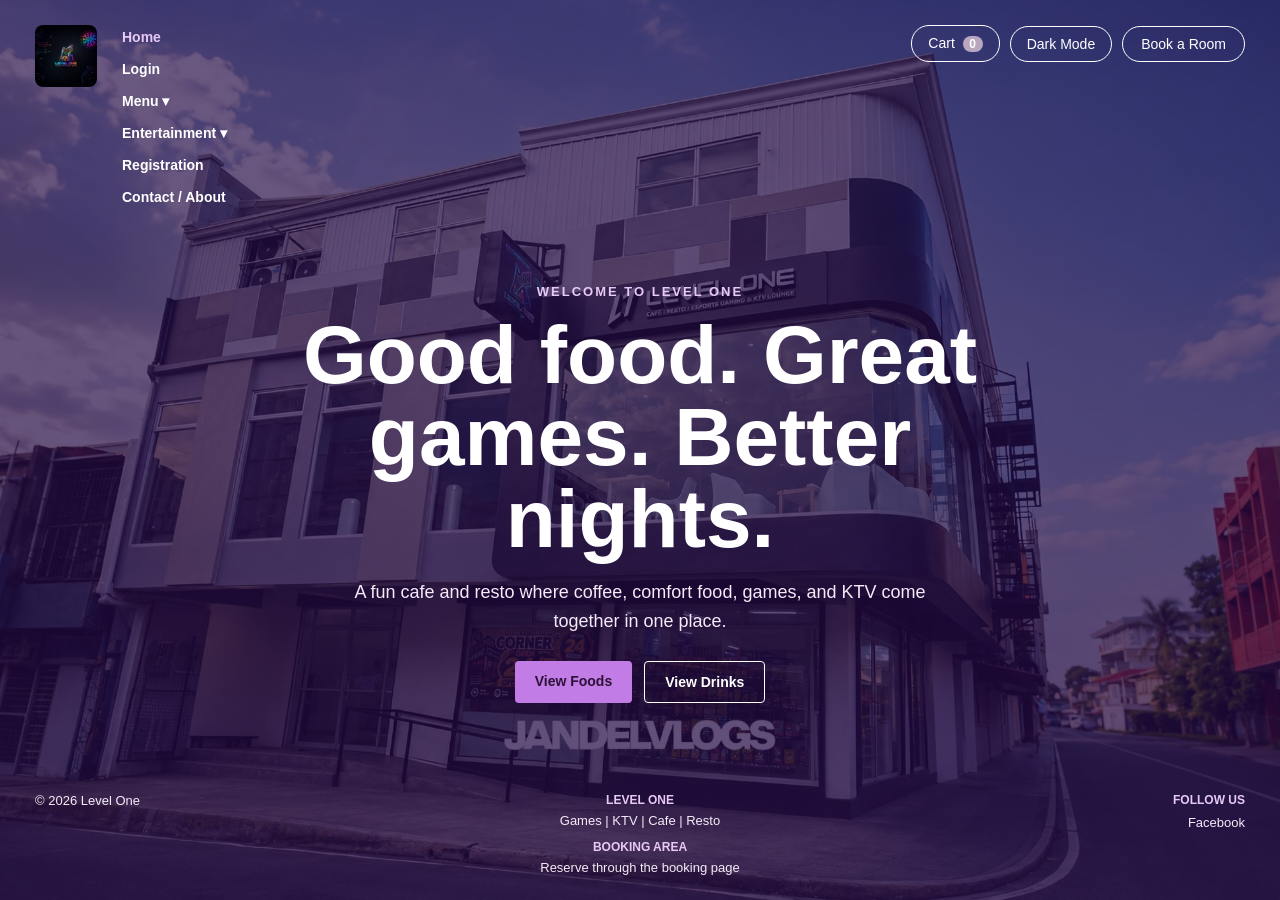
<file: index.html>
<!DOCTYPE html>
<html lang="en">
<head>
    <meta charset="UTF-8">
    <meta name="viewport" content="width=device-width, initial-scale=1.0">
    <title>Level One - Games | KTV | Cafe | Resto</title>
    <link rel="stylesheet" href="style.css">
</head>
<body class="home-page">
    <div class="page">

<header class="top">
    <div class="left-nav">
        <a href="index.html" class="logo" title="Home">
            <img src="logo.jpg" alt="Level One logo">
        </a>

        <nav class="main-nav" aria-label="Main navigation">
            <a href="index.html" class="active">Home</a>
            <a href="login.html">Login</a>

            <div class="dropdown">
                <button class="dropbtn" type="button">Menu <span>▾</span></button>
                <div class="dropdown-content">
                    <a href="foods.html">Foods</a>
                    <a href="drinks.html">Drinks</a>
                </div>
            </div>

            <div class="dropdown">
                <button class="dropbtn" type="button">Entertainment <span>▾</span></button>
                <div class="dropdown-content">
                    <a href="entertainment.html">KTV &amp; Games</a>
                    <a href="booking.html">Booking Area</a>
                </div>
            </div>

            <a href="registration.html">Registration</a>
            <a href="about.html">Contact / About</a>
        </nav>
    </div>

    <div class="top-right">
        <button type="button" id="cartBtn" class="cart-btn">Cart <span id="cartCount" class="cart-count zero">0</span></button>
        <button type="button" id="themeBtn" class="theme-btn">Dark Mode</button>
        <a href="booking.html" class="signin">Book a Room</a>
    </div>
</header>

<main class="middle" id="home">
    <div class="hero">
        <p class="eyebrow">WELCOME TO LEVEL ONE</p>
        <h1>Good food. Great games. Better nights.</h1>
        <p class="hero-text">
            A fun cafe and resto where coffee, comfort food, games, and KTV come together in one place.
        </p>
        <div class="hero-buttons">
            <a href="foods.html" class="shortcut">View Foods</a>
            <a href="drinks.html" class="shortcut secondary-shortcut">View Drinks</a>
        </div>
    </div>
</main>

<footer class="bottom">
    <div class="bottom-left">
        <p class="copyright">© 2026 Level One</p>
    </div>

    <div class="bottom-middle">
        <h3>Level One</h3>
        <p>Games | KTV | Cafe | Resto</p>
        <h3 class="footer-heading">Booking Area</h3>
        <p><a href="booking.html">Reserve through the booking page</a></p>
    </div>

    <div class="bottom-right">
        <h3>Follow Us</h3>
        <div class="socials">
            <a href="https://www.facebook.com/profile.php?id=61591984691120" target="_blank" rel="noopener">Facebook</a>
        </div>
    </div>
</footer>

    </div>

    <div id="cartOverlay" class="cart-overlay"></div>

    <aside id="cartDrawer" class="cart-drawer" aria-label="Shopping cart">
        <div class="cart-header">
            <h2>Your Cart</h2>
            <button type="button" id="closeCartBtn" class="close-btn" aria-label="Close cart">&times;</button>
        </div>

        <ul id="cartItems" class="cart-items"></ul>

        <div class="cart-footer">
            <p class="cart-total">Total: <strong id="cartTotal">₱0.00</strong></p>
            <button type="button" id="checkoutBtn" class="btn">Checkout</button>
            <button type="button" id="clearCartBtn" class="btn secondary-btn">Clear Cart</button>
        </div>
    </aside>

    <script src="script.js"></script>
</body>
</html>
</file>
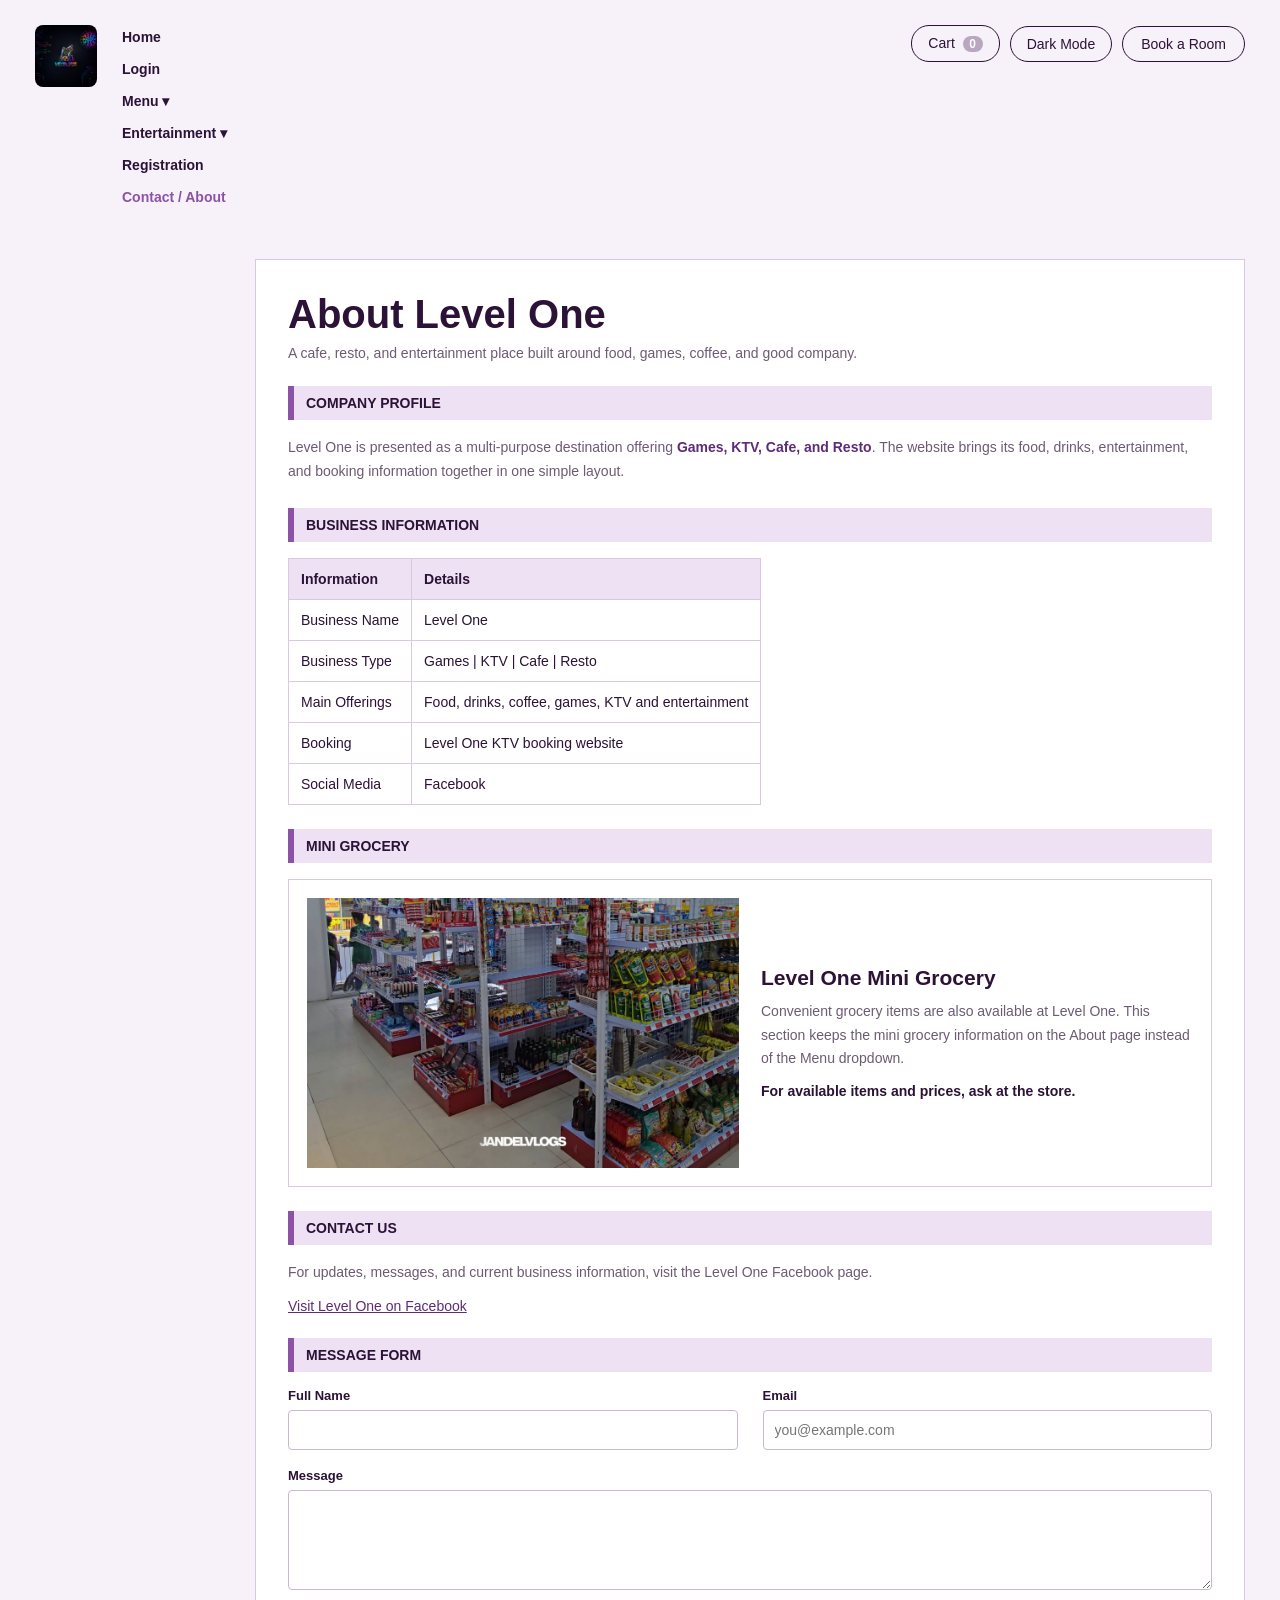
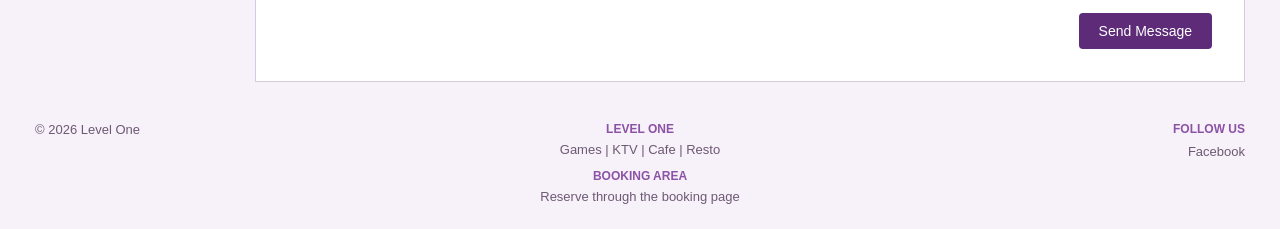
<file: about.html>
<!DOCTYPE html>
<html lang="en">
<head>
    <meta charset="UTF-8">
    <meta name="viewport" content="width=device-width, initial-scale=1.0">
    <title>Contact & About - Level One</title>
    <link rel="stylesheet" href="style.css">
</head>
<body>
    <div class="page">

<header class="top">
    <div class="left-nav">
        <a href="index.html" class="logo" title="Home">
            <img src="logo.jpg" alt="Level One logo">
        </a>

        <nav class="main-nav" aria-label="Main navigation">
            <a href="index.html">Home</a>
            <a href="login.html">Login</a>

            <div class="dropdown">
                <button class="dropbtn" type="button">Menu <span>▾</span></button>
                <div class="dropdown-content">
                    <a href="foods.html">Foods</a>
                    <a href="drinks.html">Drinks</a>
                </div>
            </div>

            <div class="dropdown">
                <button class="dropbtn" type="button">Entertainment <span>▾</span></button>
                <div class="dropdown-content">
                    <a href="entertainment.html">KTV &amp; Games</a>
                    <a href="booking.html">Booking Area</a>
                </div>
            </div>

            <a href="registration.html">Registration</a>
            <a href="about.html" class="active">Contact / About</a>
        </nav>
    </div>

    <div class="top-right">
        <button type="button" id="cartBtn" class="cart-btn">Cart <span id="cartCount" class="cart-count zero">0</span></button>
        <button type="button" id="themeBtn" class="theme-btn">Dark Mode</button>
        <a href="booking.html" class="signin">Book a Room</a>
    </div>
</header>

<main class="content">
    <h1>About Level One</h1>
    <p class="subtitle">A cafe, resto, and entertainment place built around food, games, coffee, and good company.</p>

    <div class="section-title">Company Profile</div>
    <p class="story-text">
        Level One is presented as a multi-purpose destination offering
        <span class="highlight">Games, KTV, Cafe, and Resto</span>.
        The website brings its food, drinks, entertainment, and booking information together in one simple layout.
    </p>

    <div class="section-title">Business Information</div>

    <table>
        <tr><th>Information</th><th>Details</th></tr>
        <tr><td>Business Name</td><td>Level One</td></tr>
        <tr><td>Business Type</td><td>Games | KTV | Cafe | Resto</td></tr>
        <tr><td>Main Offerings</td><td>Food, drinks, coffee, games, KTV and entertainment</td></tr>
        <tr><td>Booking</td><td>Level One KTV booking website</td></tr>
        <tr><td>Social Media</td><td>Facebook</td></tr>
    </table>

    <div class="section-title">Mini Grocery</div>

    <section class="grocery-box">
        <img src="mini-grocery.jpg" alt="Level One mini grocery">
        <div>
            <h2>Level One Mini Grocery</h2>
            <p class="story-text">
                Convenient grocery items are also available at Level One. This section keeps the mini grocery information on the About page instead of the Menu dropdown.
            </p>
            <p><strong>For available items and prices, ask at the store.</strong></p>
        </div>
    </section>

    <div class="section-title">Contact Us</div>
    <p class="contact-details">
        For updates, messages, and current business information, visit the Level One Facebook page.
    </p>
    <p class="social-line">
        <a href="https://www.facebook.com/profile.php?id=61591984691120" target="_blank" rel="noopener">Visit Level One on Facebook</a>
    </p>

    <div class="section-title">Message Form</div>

    <form action="index.html" method="get" class="contact-form" novalidate data-validate="contact">
        <div class="form-grid">
            <div class="field">
                <label for="name">Full Name</label>
                <input id="name" name="name" type="text" autocomplete="name">
            </div>
            <div class="field">
                <label for="email">Email</label>
                <input id="email" name="email" type="email" autocomplete="email" placeholder="you@example.com">
            </div>
            <div class="field full">
                <label for="message">Message</label>
                <textarea id="message" name="message"></textarea>
            </div>
        </div>
        <div class="form-actions">
            <button class="btn" type="submit">Send Message</button>
        </div>
    </form>
</main>

<footer class="bottom">
    <div class="bottom-left">
        <p class="copyright">© 2026 Level One</p>
    </div>

    <div class="bottom-middle">
        <h3>Level One</h3>
        <p>Games | KTV | Cafe | Resto</p>
        <h3 class="footer-heading">Booking Area</h3>
        <p><a href="booking.html">Reserve through the booking page</a></p>
    </div>

    <div class="bottom-right">
        <h3>Follow Us</h3>
        <div class="socials">
            <a href="https://www.facebook.com/profile.php?id=61591984691120" target="_blank" rel="noopener">Facebook</a>
        </div>
    </div>
</footer>

    </div>

    <div id="cartOverlay" class="cart-overlay"></div>

    <aside id="cartDrawer" class="cart-drawer" aria-label="Shopping cart">
        <div class="cart-header">
            <h2>Your Cart</h2>
            <button type="button" id="closeCartBtn" class="close-btn" aria-label="Close cart">&times;</button>
        </div>

        <ul id="cartItems" class="cart-items"></ul>

        <div class="cart-footer">
            <p class="cart-total">Total: <strong id="cartTotal">₱0.00</strong></p>
            <button type="button" id="checkoutBtn" class="btn">Checkout</button>
            <button type="button" id="clearCartBtn" class="btn secondary-btn">Clear Cart</button>
        </div>
    </aside>

    <script src="script.js"></script>
</body>
</html>
</file>
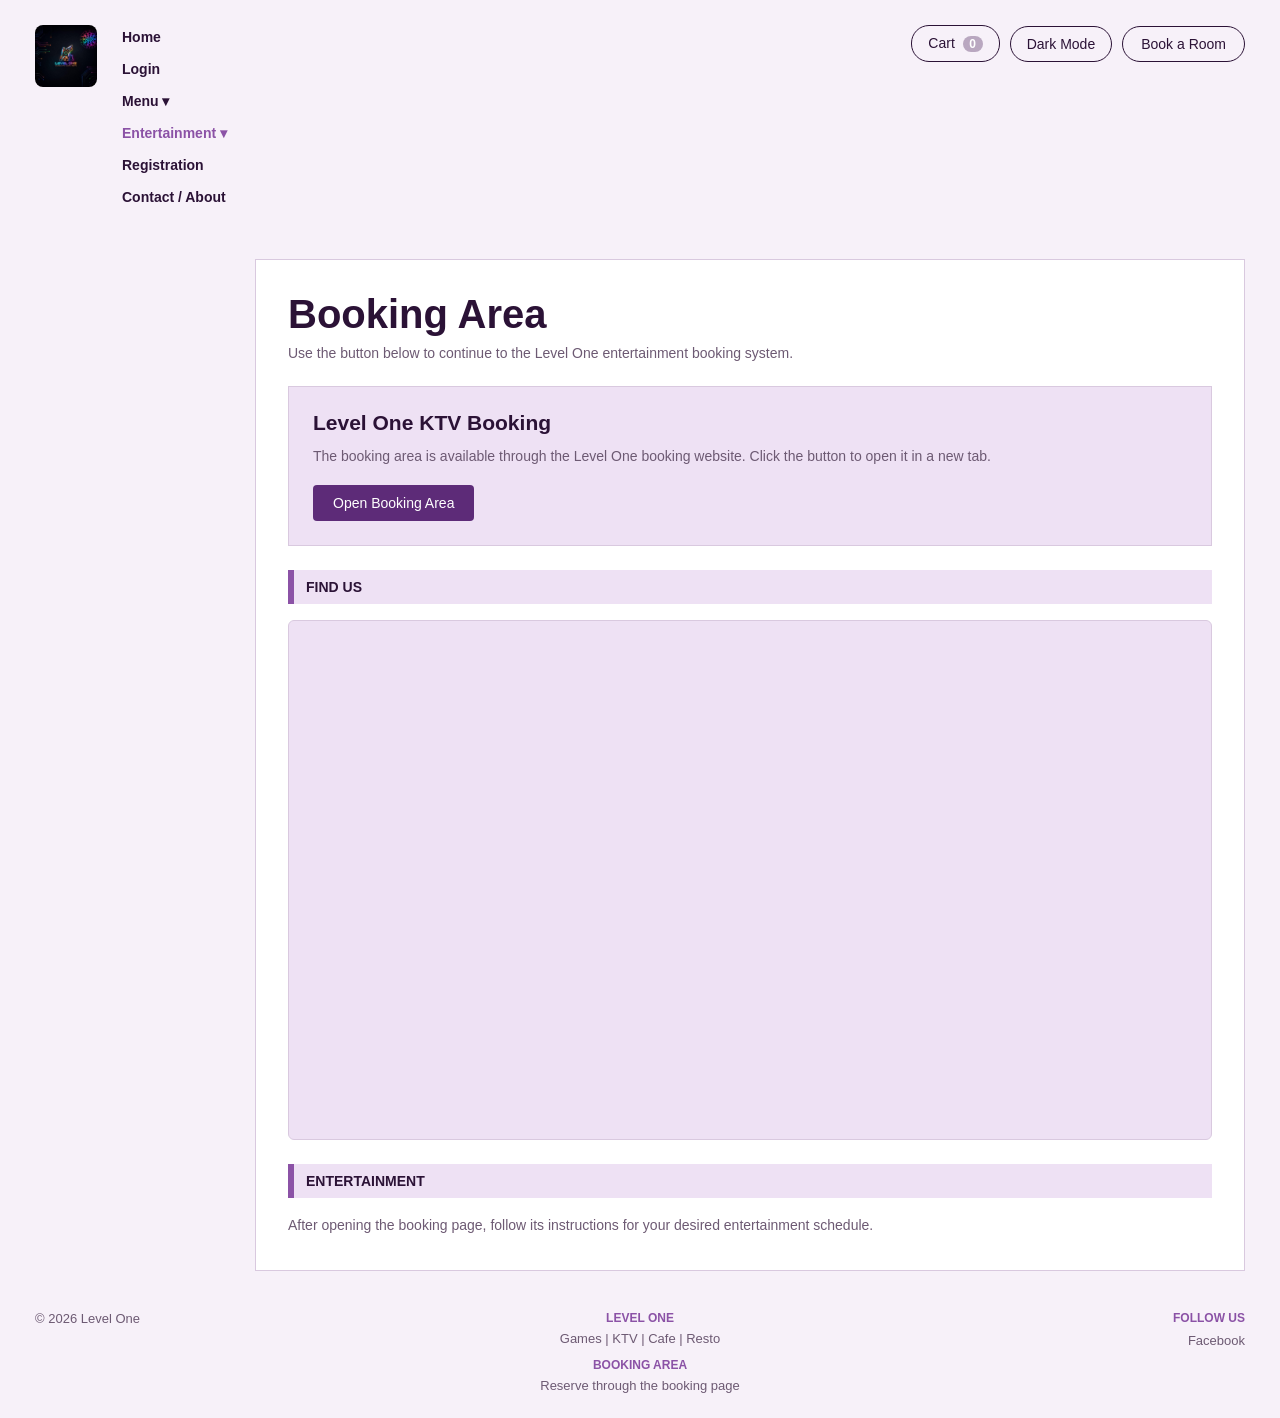
<file: booking.html>
<!DOCTYPE html>
<html lang="en">
<head>
    <meta charset="UTF-8">
    <meta name="viewport" content="width=device-width, initial-scale=1.0">
    <title>Booking Area - Level One</title>
    <link rel="stylesheet" href="style.css">
</head>
<body>
    <div class="page">

<header class="top">
    <div class="left-nav">
        <a href="index.html" class="logo" title="Home">
            <img src="logo.jpg" alt="Level One logo">
        </a>

        <nav class="main-nav" aria-label="Main navigation">
            <a href="index.html">Home</a>
            <a href="login.html">Login</a>

            <div class="dropdown">
                <button class="dropbtn" type="button">Menu <span>▾</span></button>
                <div class="dropdown-content">
                    <a href="foods.html">Foods</a>
                    <a href="drinks.html">Drinks</a>
                </div>
            </div>

            <div class="dropdown">
                <button class="dropbtn active" type="button">Entertainment <span>▾</span></button>
                <div class="dropdown-content">
                    <a href="entertainment.html">KTV &amp; Games</a>
                    <a href="booking.html">Booking Area</a>
                </div>
            </div>

            <a href="registration.html">Registration</a>
            <a href="about.html">Contact / About</a>
        </nav>
    </div>

    <div class="top-right">
        <button type="button" id="cartBtn" class="cart-btn">Cart <span id="cartCount" class="cart-count zero">0</span></button>
        <button type="button" id="themeBtn" class="theme-btn">Dark Mode</button>
        <a href="booking.html" class="signin">Book a Room</a>
    </div>
</header>

<main class="content">
    <h1>Booking Area</h1>
    <p class="subtitle">Use the button below to continue to the Level One entertainment booking system.</p>

    <div class="booking-box">
        <h2>Level One KTV Booking</h2>
        <p>
            The booking area is available through the Level One booking website.
            Click the button to open it in a new tab.
        </p>
        <a class="btn" href="https://levelone-ktv-production.up.railway.app/" target="_blank" rel="noopener">Open Booking Area</a>
    </div>

    <div class="section-title">Find Us</div>
    <div class="map-wrap">
        <iframe
            title="Map showing the Level One location"
            src="https://www.google.com/maps/embed?pb=!1m18!1m12!1m3!1d4764.801731775396!2d121.61174907509428!3d13.937944386473722!2m3!1f0!2f0!3f0!3m2!1i1024!2i768!4f13.1!3m3!1m2!1s0x33bd4bc9962a65e5%3A0xd9a13ded02b41d32!2sLevelOne%20Lucena!5e1!3m2!1sen!2sph!4v1794169179722!5m2!1sen!2sph"
            style="border:0;"
            allowfullscreen=""
            loading="lazy"
            referrerpolicy="strict-origin-when-cross-origin"></iframe>
    </div>

    <div class="section-title">Entertainment</div>
    <p class="story-text">After opening the booking page, follow its instructions for your desired entertainment schedule.</p>
</main>

<footer class="bottom">
    <div class="bottom-left">
        <p class="copyright">© 2026 Level One</p>
    </div>

    <div class="bottom-middle">
        <h3>Level One</h3>
        <p>Games | KTV | Cafe | Resto</p>
        <h3 class="footer-heading">Booking Area</h3>
        <p><a href="booking.html">Reserve through the booking page</a></p>
    </div>

    <div class="bottom-right">
        <h3>Follow Us</h3>
        <div class="socials">
            <a href="https://www.facebook.com/profile.php?id=61591984691120" target="_blank" rel="noopener">Facebook</a>
        </div>
    </div>
</footer>

    </div>

    <div id="cartOverlay" class="cart-overlay"></div>

    <aside id="cartDrawer" class="cart-drawer" aria-label="Shopping cart">
        <div class="cart-header">
            <h2>Your Cart</h2>
            <button type="button" id="closeCartBtn" class="close-btn" aria-label="Close cart">&times;</button>
        </div>

        <ul id="cartItems" class="cart-items"></ul>

        <div class="cart-footer">
            <p class="cart-total">Total: <strong id="cartTotal">₱0.00</strong></p>
            <button type="button" id="checkoutBtn" class="btn">Checkout</button>
            <button type="button" id="clearCartBtn" class="btn secondary-btn">Clear Cart</button>
        </div>
    </aside>

    <script src="script.js"></script>
</body>
</html>
</file>
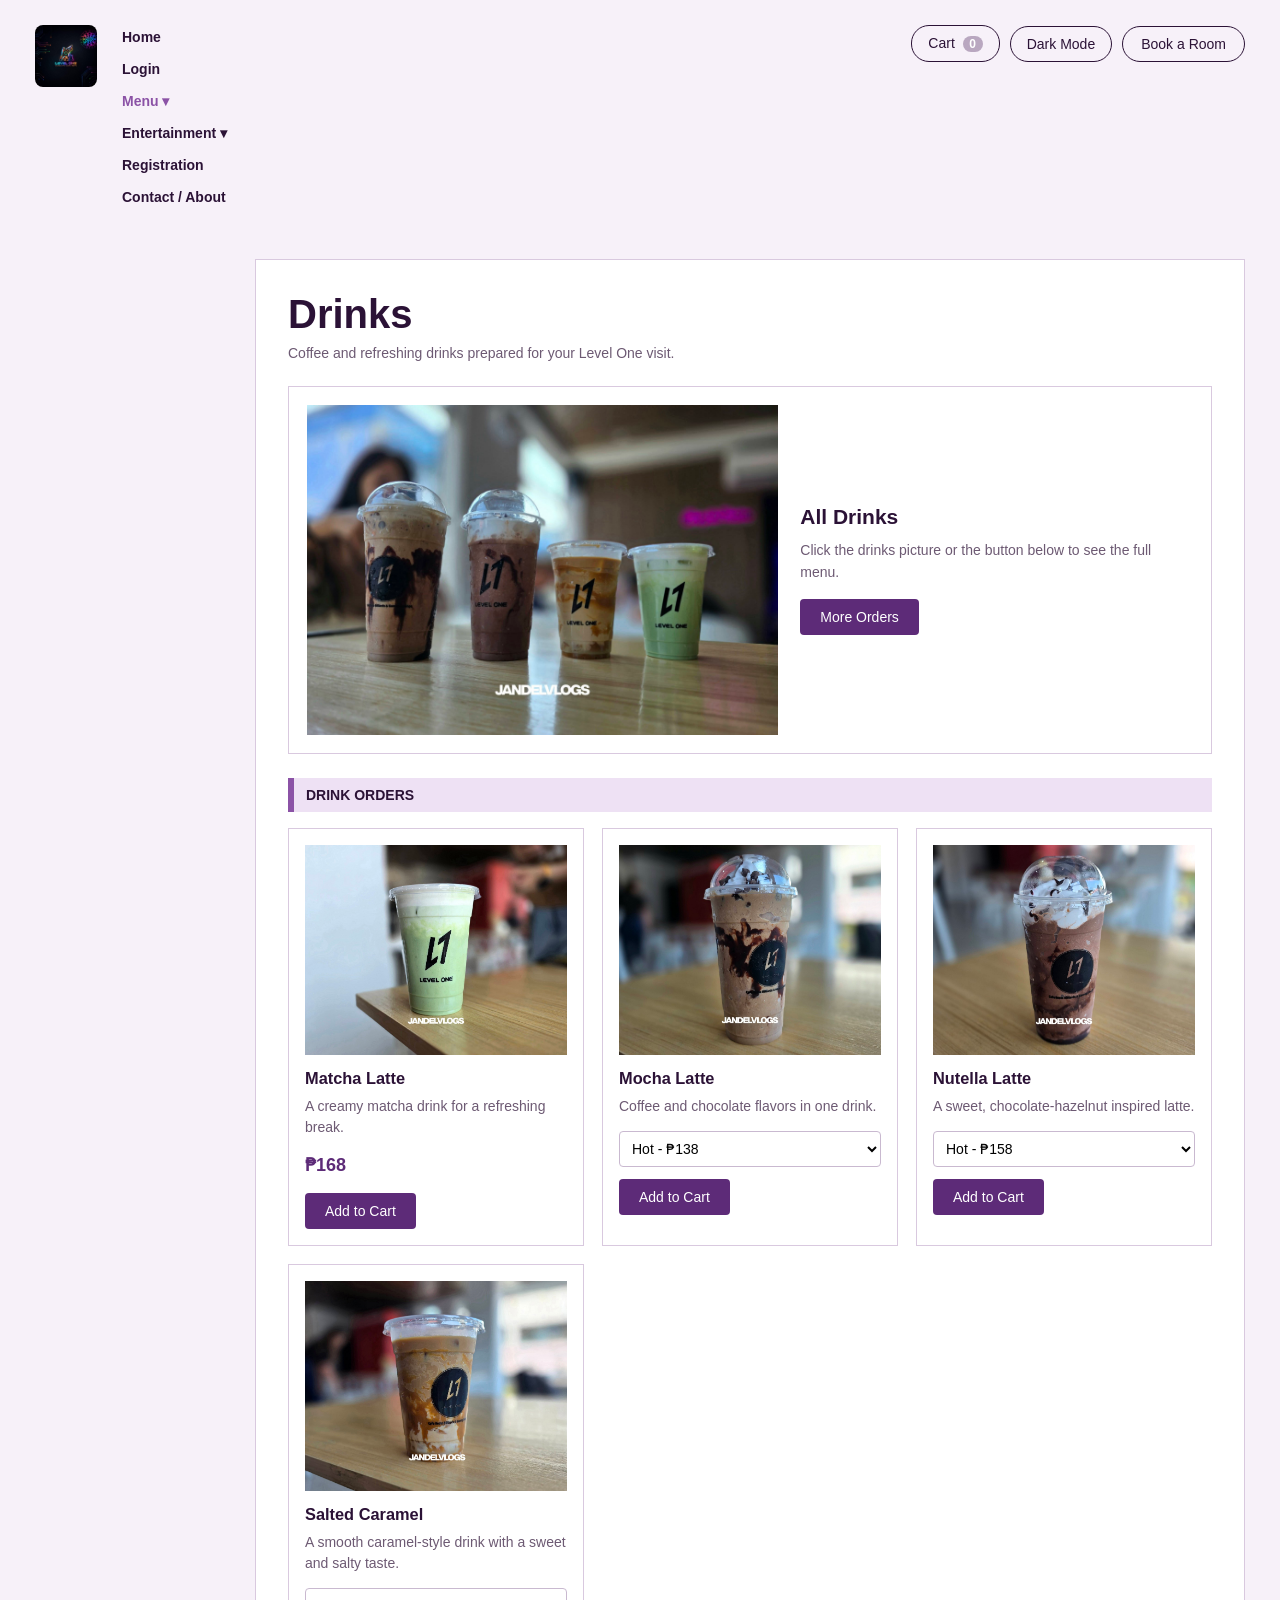
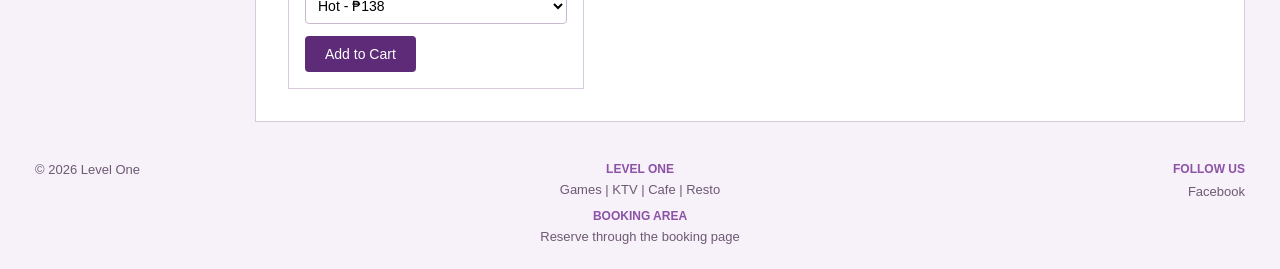
<file: drinks.html>
<!DOCTYPE html>
<html lang="en">
<head>
    <meta charset="UTF-8">
    <meta name="viewport" content="width=device-width, initial-scale=1.0">
    <title>Drinks - Level One</title>
    <link rel="stylesheet" href="style.css">
</head>
<body>
    <div class="page">

<header class="top">
    <div class="left-nav">
        <a href="index.html" class="logo" title="Home">
            <img src="logo.jpg" alt="Level One logo">
        </a>

        <nav class="main-nav" aria-label="Main navigation">
            <a href="index.html">Home</a>
            <a href="login.html">Login</a>

            <div class="dropdown">
                <button class="dropbtn active" type="button">Menu <span>▾</span></button>
                <div class="dropdown-content">
                    <a href="foods.html">Foods</a>
                    <a href="drinks.html">Drinks</a>
                </div>
            </div>

            <div class="dropdown">
                <button class="dropbtn" type="button">Entertainment <span>▾</span></button>
                <div class="dropdown-content">
                    <a href="entertainment.html">KTV &amp; Games</a>
                    <a href="booking.html">Booking Area</a>
                </div>
            </div>

            <a href="registration.html">Registration</a>
            <a href="about.html">Contact / About</a>
        </nav>
    </div>

    <div class="top-right">
        <button type="button" id="cartBtn" class="cart-btn">Cart <span id="cartCount" class="cart-count zero">0</span></button>
        <button type="button" id="themeBtn" class="theme-btn">Dark Mode</button>
        <a href="booking.html" class="signin">Book a Room</a>
    </div>
</header>

<main class="content">
    <h1>Drinks</h1>
    <p class="subtitle">Coffee and refreshing drinks prepared for your Level One visit.</p>

    <section class="featured-menu">
        <a href="menus.html" class="menu-image-link">
            <img src="all of drinks.jpg" alt="All Level One drinks">
        </a>
        <div class="featured-menu-text">
            <h2>All Drinks</h2>
            <p>Click the drinks picture or the button below to see the full menu.</p>
            <a href="menus.html" class="btn">More Orders</a>
        </div>
    </section>

    <div class="section-title">Drink Orders</div>

    <div class="cards">
        <article class="card product-card">
            <img class="product-img" src="matcha latte.jpg" alt="Matcha Latte">
            <h3>Matcha Latte</h3>
            <p>A creamy matcha drink for a refreshing break.</p>
            <p class="price">₱168</p>
            <button type="button" class="btn small-btn add-btn" data-name="Matcha Latte" data-price="168" data-image="matcha latte.jpg">Add to Cart</button>
        </article>
        <article class="card product-card">
            <img class="product-img" src="mocha latte.jpg" alt="Mocha Latte">
            <h3>Mocha Latte</h3>
            <p>Coffee and chocolate flavors in one drink.</p>
            <select class="drink-type" aria-label="Hot or iced">
                <option value="138" data-label="Hot">Hot - ₱138</option>
                <option value="148" data-label="Iced">Iced - ₱148</option>
            </select>
            <button type="button" class="btn small-btn add-btn" data-name="Mocha Latte" data-price="138" data-image="mocha latte.jpg">Add to Cart</button>
        </article>
        <article class="card product-card">
            <img class="product-img" src="nutella latte.jpg" alt="Nutella Latte">
            <h3>Nutella Latte</h3>
            <p>A sweet, chocolate-hazelnut inspired latte.</p>
            <select class="drink-type" aria-label="Hot or iced">
                <option value="158" data-label="Hot">Hot - ₱158</option>
                <option value="168" data-label="Iced">Iced - ₱168</option>
            </select>
            <button type="button" class="btn small-btn add-btn" data-name="Nutella Latte" data-price="158" data-image="nutella latte.jpg">Add to Cart</button>
        </article>
        <article class="card product-card">
            <img class="product-img" src="salted caramel.jpg" alt="Salted Caramel">
            <h3>Salted Caramel</h3>
            <p>A smooth caramel-style drink with a sweet and salty taste.</p>
            <select class="drink-type" aria-label="Hot or iced">
                <option value="138" data-label="Hot">Hot - ₱138</option>
                <option value="148" data-label="Iced">Iced - ₱148</option>
            </select>
            <button type="button" class="btn small-btn add-btn" data-name="Salted Caramel" data-price="138" data-image="salted caramel.jpg">Add to Cart</button>
        </article>
    </div>
</main>

<footer class="bottom">
    <div class="bottom-left">
        <p class="copyright">© 2026 Level One</p>
    </div>

    <div class="bottom-middle">
        <h3>Level One</h3>
        <p>Games | KTV | Cafe | Resto</p>
        <h3 class="footer-heading">Booking Area</h3>
        <p><a href="booking.html">Reserve through the booking page</a></p>
    </div>

    <div class="bottom-right">
        <h3>Follow Us</h3>
        <div class="socials">
            <a href="https://www.facebook.com/profile.php?id=61591984691120" target="_blank" rel="noopener">Facebook</a>
        </div>
    </div>
</footer>

    </div>

    <div id="cartOverlay" class="cart-overlay"></div>

    <aside id="cartDrawer" class="cart-drawer" aria-label="Shopping cart">
        <div class="cart-header">
            <h2>Your Cart</h2>
            <button type="button" id="closeCartBtn" class="close-btn" aria-label="Close cart">&times;</button>
        </div>

        <ul id="cartItems" class="cart-items"></ul>

        <div class="cart-footer">
            <p class="cart-total">Total: <strong id="cartTotal">₱0.00</strong></p>
            <button type="button" id="checkoutBtn" class="btn">Checkout</button>
            <button type="button" id="clearCartBtn" class="btn secondary-btn">Clear Cart</button>
        </div>
    </aside>

    <script src="script.js"></script>
</body>
</html>
</file>
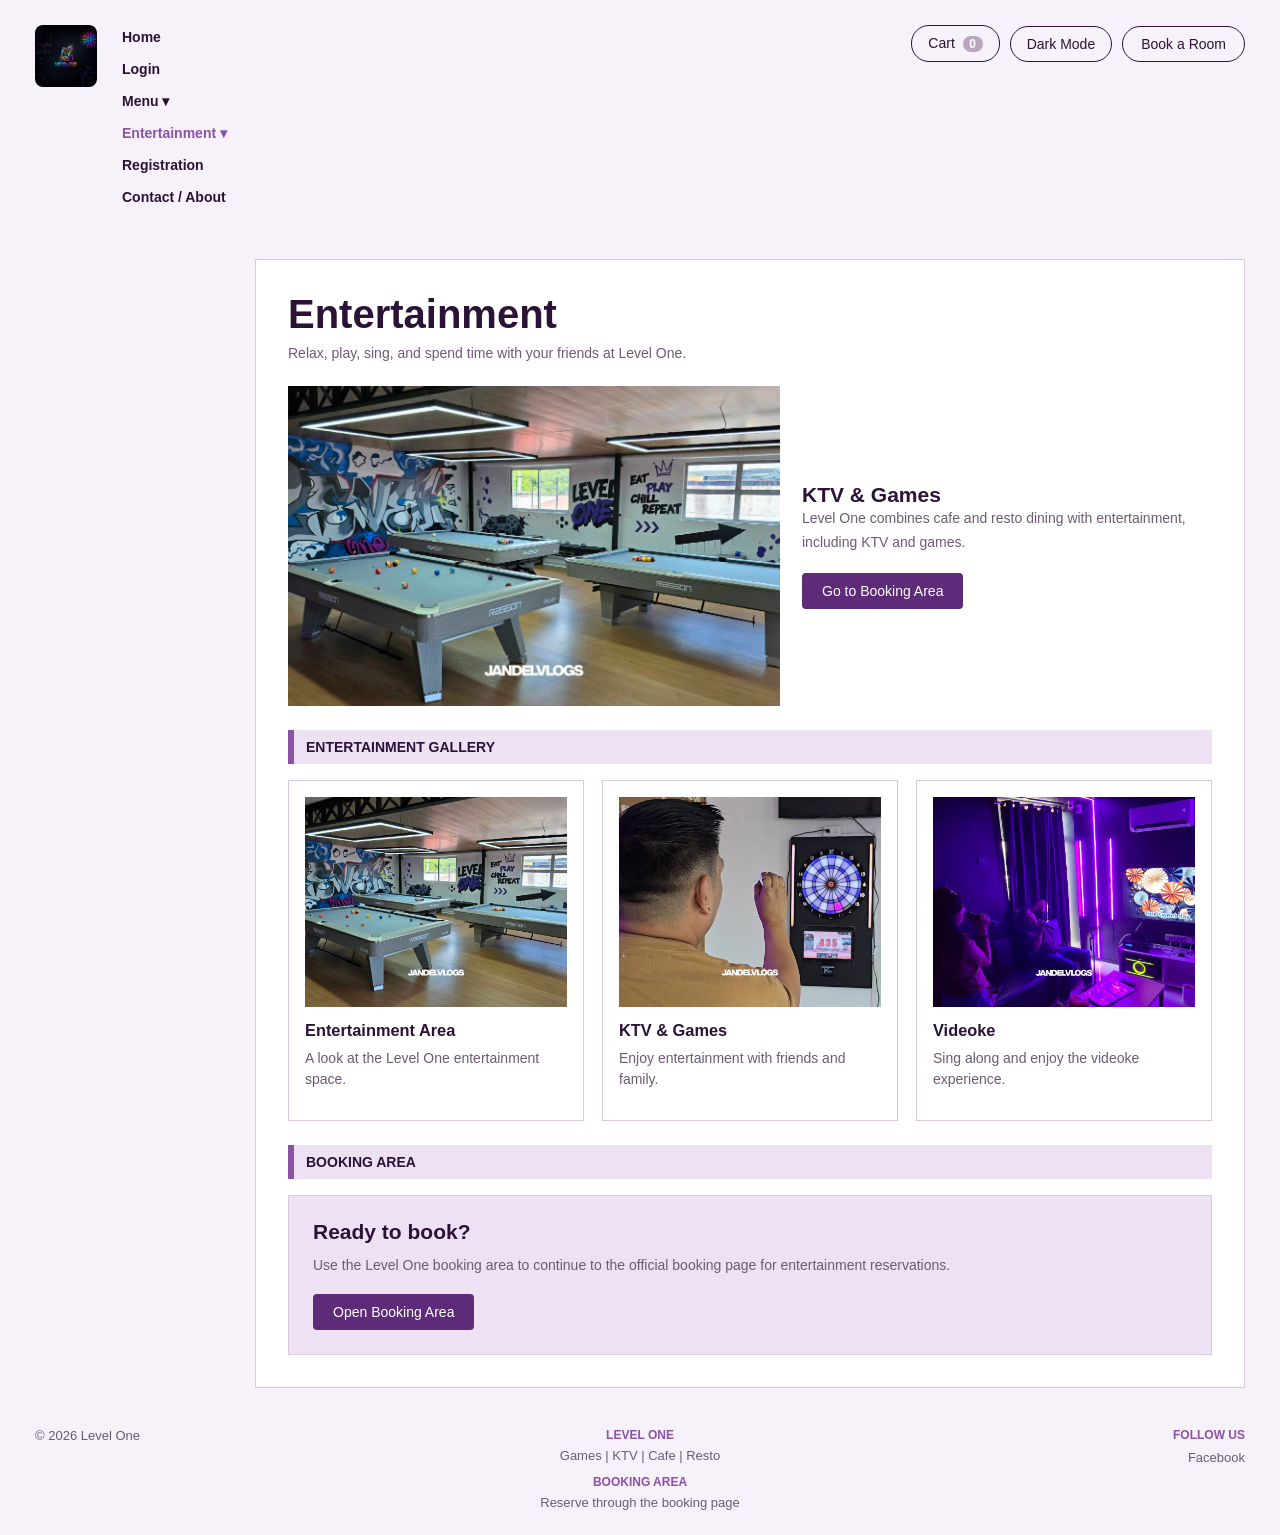
<file: entertainment.html>
<!DOCTYPE html>
<html lang="en">
<head>
    <meta charset="UTF-8">
    <meta name="viewport" content="width=device-width, initial-scale=1.0">
    <title>Entertainment - Level One</title>
    <link rel="stylesheet" href="style.css">
</head>
<body>
    <div class="page">

<header class="top">
    <div class="left-nav">
        <a href="index.html" class="logo" title="Home">
            <img src="logo.jpg" alt="Level One logo">
        </a>

        <nav class="main-nav" aria-label="Main navigation">
            <a href="index.html">Home</a>
            <a href="login.html">Login</a>

            <div class="dropdown">
                <button class="dropbtn" type="button">Menu <span>▾</span></button>
                <div class="dropdown-content">
                    <a href="foods.html">Foods</a>
                    <a href="drinks.html">Drinks</a>
                </div>
            </div>

            <div class="dropdown">
                <button class="dropbtn active" type="button">Entertainment <span>▾</span></button>
                <div class="dropdown-content">
                    <a href="entertainment.html">KTV &amp; Games</a>
                    <a href="booking.html">Booking Area</a>
                </div>
            </div>

            <a href="registration.html">Registration</a>
            <a href="about.html">Contact / About</a>
        </nav>
    </div>

    <div class="top-right">
        <button type="button" id="cartBtn" class="cart-btn">Cart <span id="cartCount" class="cart-count zero">0</span></button>
        <button type="button" id="themeBtn" class="theme-btn">Dark Mode</button>
        <a href="booking.html" class="signin">Book a Room</a>
    </div>
</header>

<main class="content">
    <h1>Entertainment</h1>
    <p class="subtitle">Relax, play, sing, and spend time with your friends at Level One.</p>

    <div class="entertainment-hero">
        <img src="enterntainment1.jpg" alt="Level One entertainment area">
        <div>
            <h2>KTV &amp; Games</h2>
            <p class="story-text">Level One combines cafe and resto dining with entertainment, including KTV and games.</p>
            <a class="btn top-gap" href="booking.html">Go to Booking Area</a>
        </div>
    </div>

    <div class="section-title">Entertainment Gallery</div>

    <div class="cards">
        <article class="card">
            <img class="product-img" src="enterntainment1.jpg" alt="Level One entertainment room">
            <h3>Entertainment Area</h3>
            <p>A look at the Level One entertainment space.</p>
        </article>
        <article class="card">
            <img class="product-img" src="enterntainment2.jpg" alt="Level One entertainment setup">
            <h3>KTV &amp; Games</h3>
            <p>Enjoy entertainment with friends and family.</p>
        </article>
        <article class="card">
            <img class="product-img" src="videoke.jpg" alt="Level One videoke">
            <h3>Videoke</h3>
            <p>Sing along and enjoy the videoke experience.</p>
        </article>
    </div>

    <div class="section-title">Booking Area</div>

    <div class="booking-box">
        <h2>Ready to book?</h2>
        <p>Use the Level One booking area to continue to the official booking page for entertainment reservations.</p>
        <a class="btn" href="https://levelone-ktv-production.up.railway.app/" target="_blank" rel="noopener">Open Booking Area</a>
    </div>
</main>

<footer class="bottom">
    <div class="bottom-left">
        <p class="copyright">© 2026 Level One</p>
    </div>

    <div class="bottom-middle">
        <h3>Level One</h3>
        <p>Games | KTV | Cafe | Resto</p>
        <h3 class="footer-heading">Booking Area</h3>
        <p><a href="booking.html">Reserve through the booking page</a></p>
    </div>

    <div class="bottom-right">
        <h3>Follow Us</h3>
        <div class="socials">
            <a href="https://www.facebook.com/profile.php?id=61591984691120" target="_blank" rel="noopener">Facebook</a>
        </div>
    </div>
</footer>

    </div>

    <div id="cartOverlay" class="cart-overlay"></div>

    <aside id="cartDrawer" class="cart-drawer" aria-label="Shopping cart">
        <div class="cart-header">
            <h2>Your Cart</h2>
            <button type="button" id="closeCartBtn" class="close-btn" aria-label="Close cart">&times;</button>
        </div>

        <ul id="cartItems" class="cart-items"></ul>

        <div class="cart-footer">
            <p class="cart-total">Total: <strong id="cartTotal">₱0.00</strong></p>
            <button type="button" id="checkoutBtn" class="btn">Checkout</button>
            <button type="button" id="clearCartBtn" class="btn secondary-btn">Clear Cart</button>
        </div>
    </aside>

    <script src="script.js"></script>
</body>
</html>
</file>
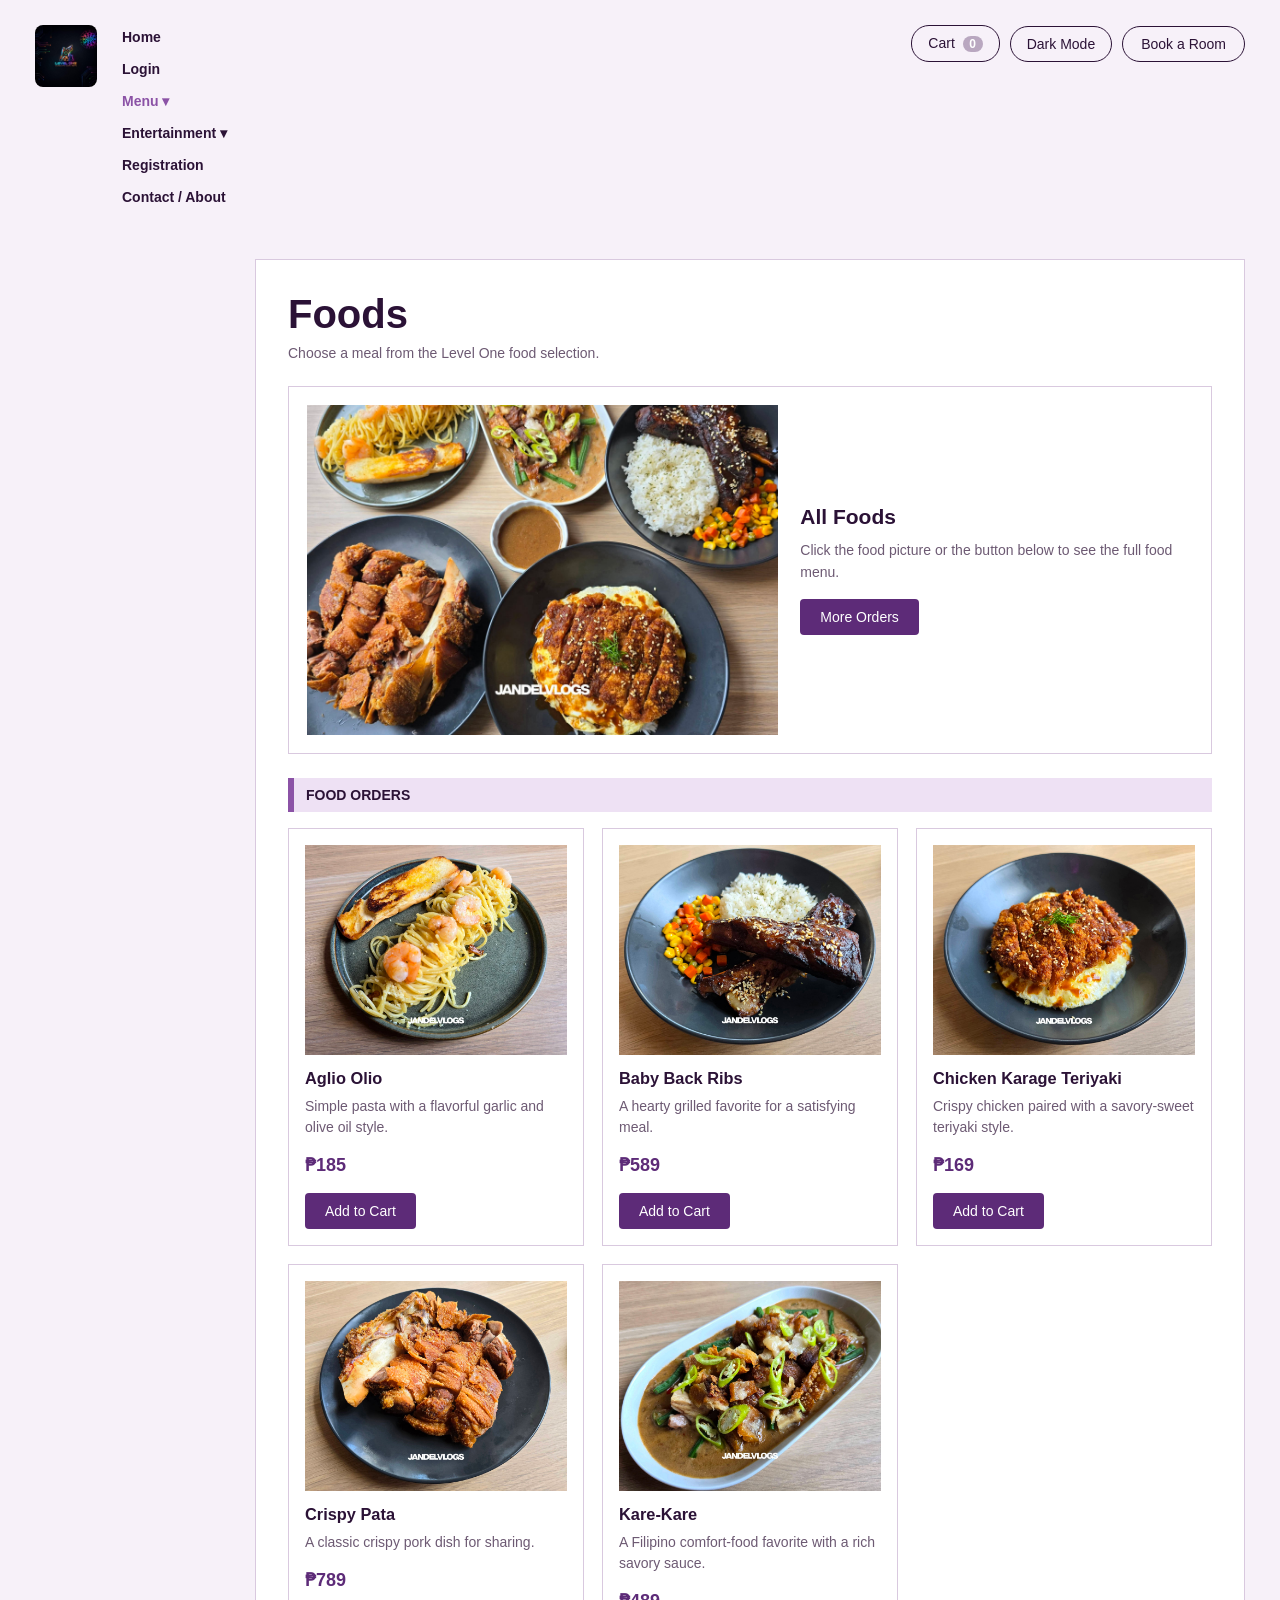
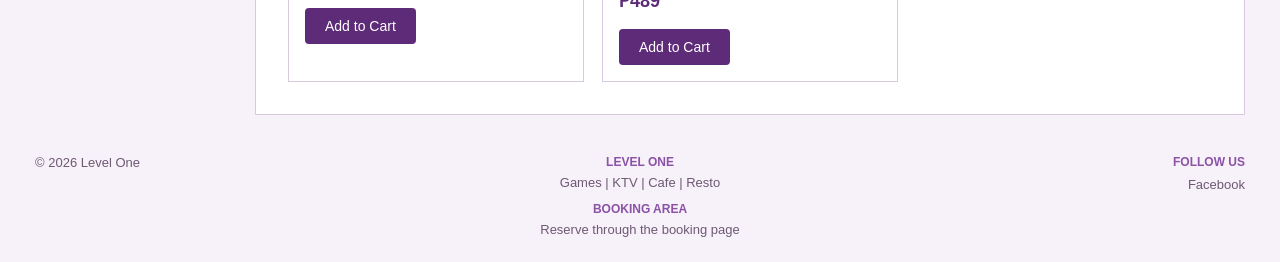
<file: foods.html>
<!DOCTYPE html>
<html lang="en">
<head>
    <meta charset="UTF-8">
    <meta name="viewport" content="width=device-width, initial-scale=1.0">
    <title>Foods - Level One</title>
    <link rel="stylesheet" href="style.css">
</head>
<body>
    <div class="page">

<header class="top">
    <div class="left-nav">
        <a href="index.html" class="logo" title="Home">
            <img src="logo.jpg" alt="Level One logo">
        </a>

        <nav class="main-nav" aria-label="Main navigation">
            <a href="index.html">Home</a>
            <a href="login.html">Login</a>

            <div class="dropdown">
                <button class="dropbtn active" type="button">Menu <span>▾</span></button>
                <div class="dropdown-content">
                    <a href="foods.html">Foods</a>
                    <a href="drinks.html">Drinks</a>
                </div>
            </div>

            <div class="dropdown">
                <button class="dropbtn" type="button">Entertainment <span>▾</span></button>
                <div class="dropdown-content">
                    <a href="entertainment.html">KTV &amp; Games</a>
                    <a href="booking.html">Booking Area</a>
                </div>
            </div>

            <a href="registration.html">Registration</a>
            <a href="about.html">Contact / About</a>
        </nav>
    </div>

    <div class="top-right">
        <button type="button" id="cartBtn" class="cart-btn">Cart <span id="cartCount" class="cart-count zero">0</span></button>
        <button type="button" id="themeBtn" class="theme-btn">Dark Mode</button>
        <a href="booking.html" class="signin">Book a Room</a>
    </div>
</header>

<main class="content">
    <h1>Foods</h1>
    <p class="subtitle">Choose a meal from the Level One food selection.</p>

    <section class="featured-menu">
        <a href="menus.html" class="menu-image-link">
            <img src="all of foods.jpg" alt="All Level One foods">
        </a>
        <div class="featured-menu-text">
            <h2>All Foods</h2>
            <p>Click the food picture or the button below to see the full food menu.</p>
            <a href="menus.html" class="btn">More Orders</a>
        </div>
    </section>

    <div class="section-title">Food Orders</div>

    <div class="cards">
        <article class="card product-card">
            <img class="product-img" src="aglio olio.jpg" alt="Aglio Olio">
            <h3>Aglio Olio</h3>
            <p>Simple pasta with a flavorful garlic and olive oil style.</p>
            <p class="price">₱185</p>
            <button type="button" class="btn small-btn add-btn" data-name="Aglio Olio" data-price="185" data-image="aglio olio.jpg">Add to Cart</button>
        </article>
        <article class="card product-card">
            <img class="product-img" src="baby back ribs.jpg" alt="Baby Back Ribs">
            <h3>Baby Back Ribs</h3>
            <p>A hearty grilled favorite for a satisfying meal.</p>
            <p class="price">₱589</p>
            <button type="button" class="btn small-btn add-btn" data-name="Baby Back Ribs" data-price="589" data-image="baby back ribs.jpg">Add to Cart</button>
        </article>
        <article class="card product-card">
            <img class="product-img" src="chicken karage teriyaki.jpg" alt="Chicken Karage Teriyaki">
            <h3>Chicken Karage Teriyaki</h3>
            <p>Crispy chicken paired with a savory-sweet teriyaki style.</p>
            <p class="price">₱169</p>
            <button type="button" class="btn small-btn add-btn" data-name="Chicken Karage Teriyaki" data-price="169" data-image="chicken karage teriyaki.jpg">Add to Cart</button>
        </article>
        <article class="card product-card">
            <img class="product-img" src="crispy pata.jpg" alt="Crispy Pata">
            <h3>Crispy Pata</h3>
            <p>A classic crispy pork dish for sharing.</p>
            <p class="price">₱789</p>
            <button type="button" class="btn small-btn add-btn" data-name="Crispy Pata" data-price="789" data-image="crispy pata.jpg">Add to Cart</button>
        </article>
        <article class="card product-card">
            <img class="product-img" src="kare kare.jpg" alt="Kare-Kare">
            <h3>Kare-Kare</h3>
            <p>A Filipino comfort-food favorite with a rich savory sauce.</p>
            <p class="price">₱489</p>
            <button type="button" class="btn small-btn add-btn" data-name="Kare-Kare" data-price="489" data-image="kare kare.jpg">Add to Cart</button>
        </article>
    </div>
</main>

<footer class="bottom">
    <div class="bottom-left">
        <p class="copyright">© 2026 Level One</p>
    </div>

    <div class="bottom-middle">
        <h3>Level One</h3>
        <p>Games | KTV | Cafe | Resto</p>
        <h3 class="footer-heading">Booking Area</h3>
        <p><a href="booking.html">Reserve through the booking page</a></p>
    </div>

    <div class="bottom-right">
        <h3>Follow Us</h3>
        <div class="socials">
            <a href="https://www.facebook.com/profile.php?id=61591984691120" target="_blank" rel="noopener">Facebook</a>
        </div>
    </div>
</footer>

    </div>

    <div id="cartOverlay" class="cart-overlay"></div>

    <aside id="cartDrawer" class="cart-drawer" aria-label="Shopping cart">
        <div class="cart-header">
            <h2>Your Cart</h2>
            <button type="button" id="closeCartBtn" class="close-btn" aria-label="Close cart">&times;</button>
        </div>

        <ul id="cartItems" class="cart-items"></ul>

        <div class="cart-footer">
            <p class="cart-total">Total: <strong id="cartTotal">₱0.00</strong></p>
            <button type="button" id="checkoutBtn" class="btn">Checkout</button>
            <button type="button" id="clearCartBtn" class="btn secondary-btn">Clear Cart</button>
        </div>
    </aside>

    <script src="script.js"></script>
</body>
</html>
</file>
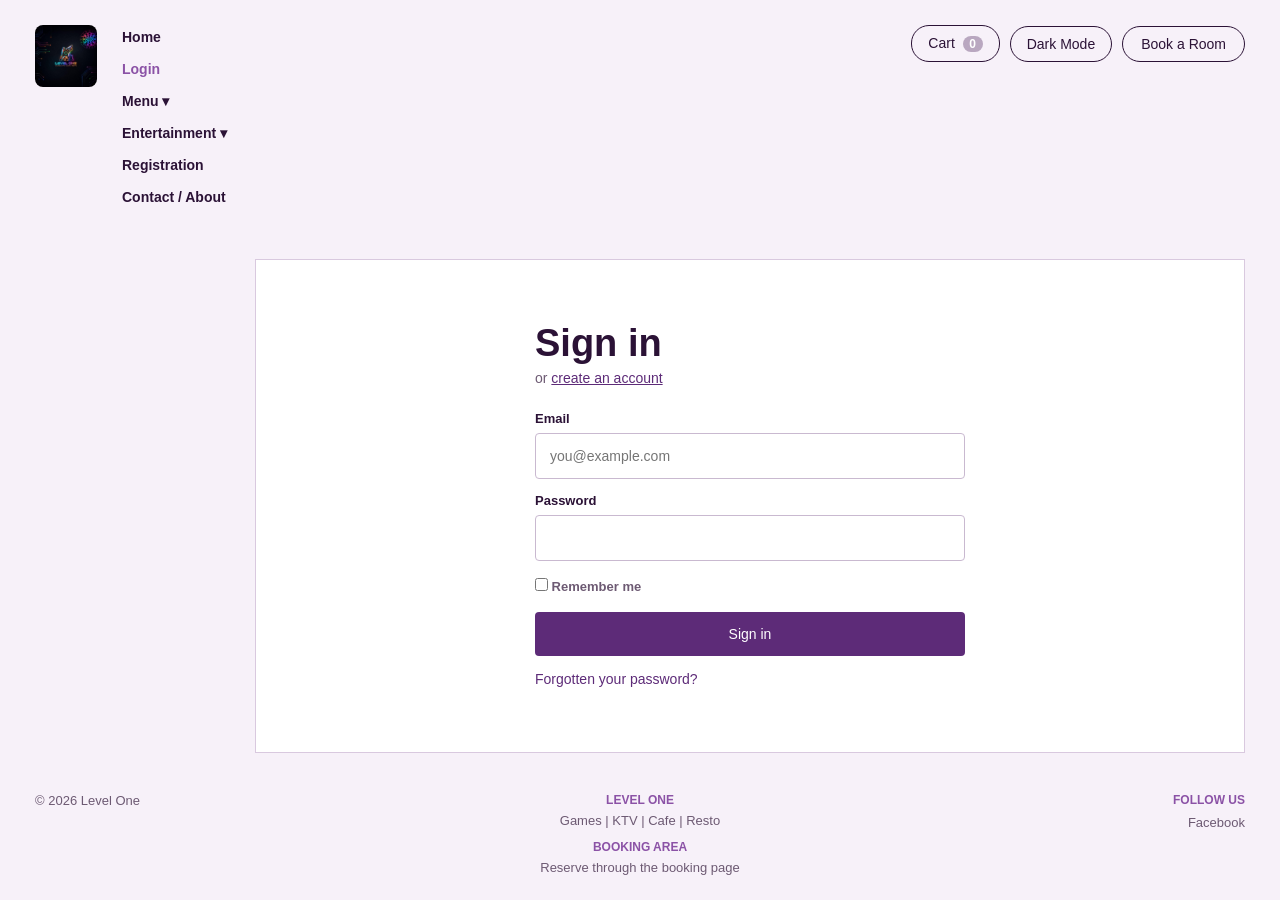
<file: login.html>
<!DOCTYPE html>
<html lang="en">
<head>
    <meta charset="UTF-8">
    <meta name="viewport" content="width=device-width, initial-scale=1.0">
    <title>Login - Level One</title>
    <link rel="stylesheet" href="style.css">
</head>
<body>
    <div class="page">

<header class="top">
    <div class="left-nav">
        <a href="index.html" class="logo" title="Home">
            <img src="logo.jpg" alt="Level One logo">
        </a>

        <nav class="main-nav" aria-label="Main navigation">
            <a href="index.html">Home</a>
            <a href="login.html" class="active">Login</a>

            <div class="dropdown">
                <button class="dropbtn" type="button">Menu <span>▾</span></button>
                <div class="dropdown-content">
                    <a href="foods.html">Foods</a>
                    <a href="drinks.html">Drinks</a>
                </div>
            </div>

            <div class="dropdown">
                <button class="dropbtn" type="button">Entertainment <span>▾</span></button>
                <div class="dropdown-content">
                    <a href="entertainment.html">KTV &amp; Games</a>
                    <a href="booking.html">Booking Area</a>
                </div>
            </div>

            <a href="registration.html">Registration</a>
            <a href="about.html">Contact / About</a>
        </nav>
    </div>

    <div class="top-right">
        <button type="button" id="cartBtn" class="cart-btn">Cart <span id="cartCount" class="cart-count zero">0</span></button>
        <button type="button" id="themeBtn" class="theme-btn">Dark Mode</button>
        <a href="booking.html" class="signin">Book a Room</a>
    </div>
</header>

<main class="content">

    <div class="login-box">
        <h1>Sign in</h1>
        <p class="create">or <a href="registration.html">create an account</a></p>

        <form action="index.html" method="get" novalidate data-validate="login">
            <label for="login-email">Email</label>
            <input id="login-email" type="email" name="email" autocomplete="email" placeholder="you@example.com">

            <label for="login-password">Password</label>
            <input id="login-password" type="password" name="password" autocomplete="current-password">

            <label class="remember">
                <input type="checkbox" name="remember">
                Remember me
            </label>

            <button type="submit" class="btn login-btn">Sign in</button>
            <a href="index.html" class="forgot">Forgotten your password?</a>
        </form>
    </div>
</main>

<footer class="bottom">
    <div class="bottom-left">
        <p class="copyright">© 2026 Level One</p>
    </div>

    <div class="bottom-middle">
        <h3>Level One</h3>
        <p>Games | KTV | Cafe | Resto</p>
        <h3 class="footer-heading">Booking Area</h3>
        <p><a href="booking.html">Reserve through the booking page</a></p>
    </div>

    <div class="bottom-right">
        <h3>Follow Us</h3>
        <div class="socials">
            <a href="https://www.facebook.com/profile.php?id=61591984691120" target="_blank" rel="noopener">Facebook</a>
        </div>
    </div>
</footer>

    </div>

    <div id="cartOverlay" class="cart-overlay"></div>

    <aside id="cartDrawer" class="cart-drawer" aria-label="Shopping cart">
        <div class="cart-header">
            <h2>Your Cart</h2>
            <button type="button" id="closeCartBtn" class="close-btn" aria-label="Close cart">&times;</button>
        </div>

        <ul id="cartItems" class="cart-items"></ul>

        <div class="cart-footer">
            <p class="cart-total">Total: <strong id="cartTotal">₱0.00</strong></p>
            <button type="button" id="checkoutBtn" class="btn">Checkout</button>
            <button type="button" id="clearCartBtn" class="btn secondary-btn">Clear Cart</button>
        </div>
    </aside>

    <script src="script.js"></script>
</body>
</html>
</file>
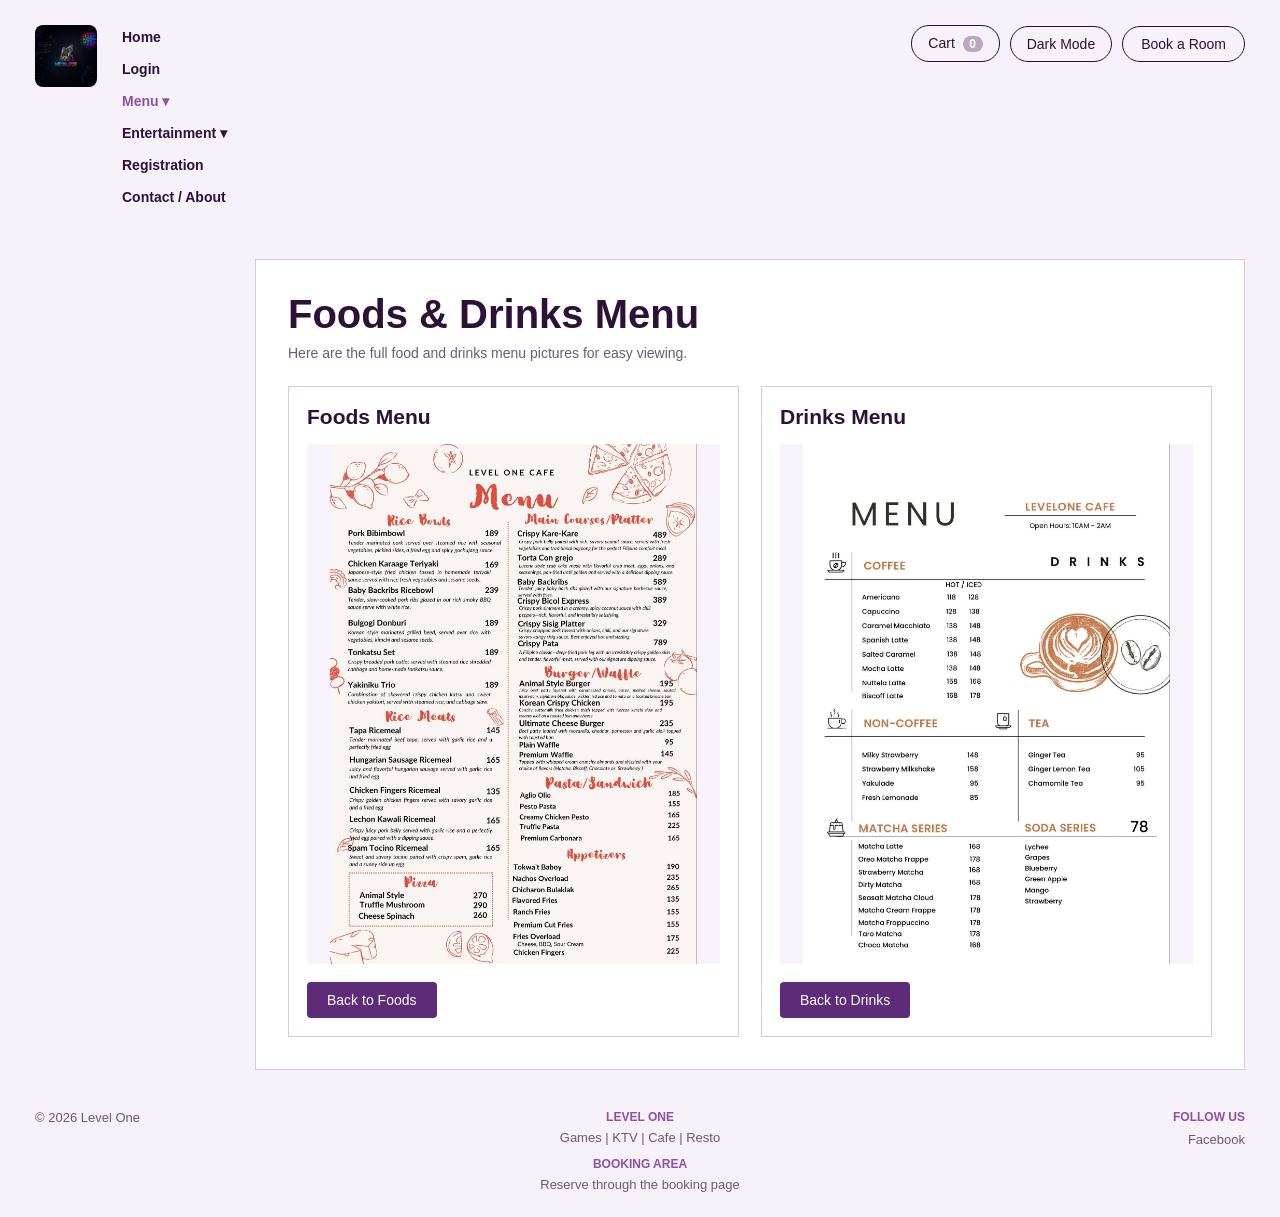
<file: menus.html>
<!DOCTYPE html>
<html lang="en">
<head>
    <meta charset="UTF-8">
    <meta name="viewport" content="width=device-width, initial-scale=1.0">
    <title>Foods & Drinks Menu - Level One</title>
    <link rel="stylesheet" href="style.css">
</head>
<body>
    <div class="page">

<header class="top">
    <div class="left-nav">
        <a href="index.html" class="logo" title="Home">
            <img src="logo.jpg" alt="Level One logo">
        </a>

        <nav class="main-nav" aria-label="Main navigation">
            <a href="index.html">Home</a>
            <a href="login.html">Login</a>

            <div class="dropdown">
                <button class="dropbtn active" type="button">Menu <span>▾</span></button>
                <div class="dropdown-content">
                    <a href="foods.html">Foods</a>
                    <a href="drinks.html">Drinks</a>
                </div>
            </div>

            <div class="dropdown">
                <button class="dropbtn" type="button">Entertainment <span>▾</span></button>
                <div class="dropdown-content">
                    <a href="entertainment.html">KTV &amp; Games</a>
                    <a href="booking.html">Booking Area</a>
                </div>
            </div>

            <a href="registration.html">Registration</a>
            <a href="about.html">Contact / About</a>
        </nav>
    </div>

    <div class="top-right">
        <button type="button" id="cartBtn" class="cart-btn">Cart <span id="cartCount" class="cart-count zero">0</span></button>
        <button type="button" id="themeBtn" class="theme-btn">Dark Mode</button>
        <a href="booking.html" class="signin">Book a Room</a>
    </div>
</header>

<main class="content">
    <h1>Foods &amp; Drinks Menu</h1>
    <p class="subtitle">Here are the full food and drinks menu pictures for easy viewing.</p>

    <section class="menu-preview">
        <div class="menu-preview-card">
            <h2>Foods Menu</h2>
            <img src="Foods Menu.jpg" alt="Level One Foods Menu">
            <a href="foods.html" class="btn">Back to Foods</a>
        </div>

        <div class="menu-preview-card">
            <h2>Drinks Menu</h2>
            <img src="Drinks Menu.jpg" alt="Level One Drinks Menu">
            <a href="drinks.html" class="btn">Back to Drinks</a>
        </div>
    </section>
</main>

<footer class="bottom">
    <div class="bottom-left">
        <p class="copyright">© 2026 Level One</p>
    </div>

    <div class="bottom-middle">
        <h3>Level One</h3>
        <p>Games | KTV | Cafe | Resto</p>
        <h3 class="footer-heading">Booking Area</h3>
        <p><a href="booking.html">Reserve through the booking page</a></p>
    </div>

    <div class="bottom-right">
        <h3>Follow Us</h3>
        <div class="socials">
            <a href="https://www.facebook.com/profile.php?id=61591984691120" target="_blank" rel="noopener">Facebook</a>
        </div>
    </div>
</footer>

    </div>

    <div id="cartOverlay" class="cart-overlay"></div>

    <aside id="cartDrawer" class="cart-drawer" aria-label="Shopping cart">
        <div class="cart-header">
            <h2>Your Cart</h2>
            <button type="button" id="closeCartBtn" class="close-btn" aria-label="Close cart">&times;</button>
        </div>

        <ul id="cartItems" class="cart-items"></ul>

        <div class="cart-footer">
            <p class="cart-total">Total: <strong id="cartTotal">₱0.00</strong></p>
            <button type="button" id="checkoutBtn" class="btn">Checkout</button>
            <button type="button" id="clearCartBtn" class="btn secondary-btn">Clear Cart</button>
        </div>
    </aside>

    <script src="script.js"></script>
</body>
</html>
</file>
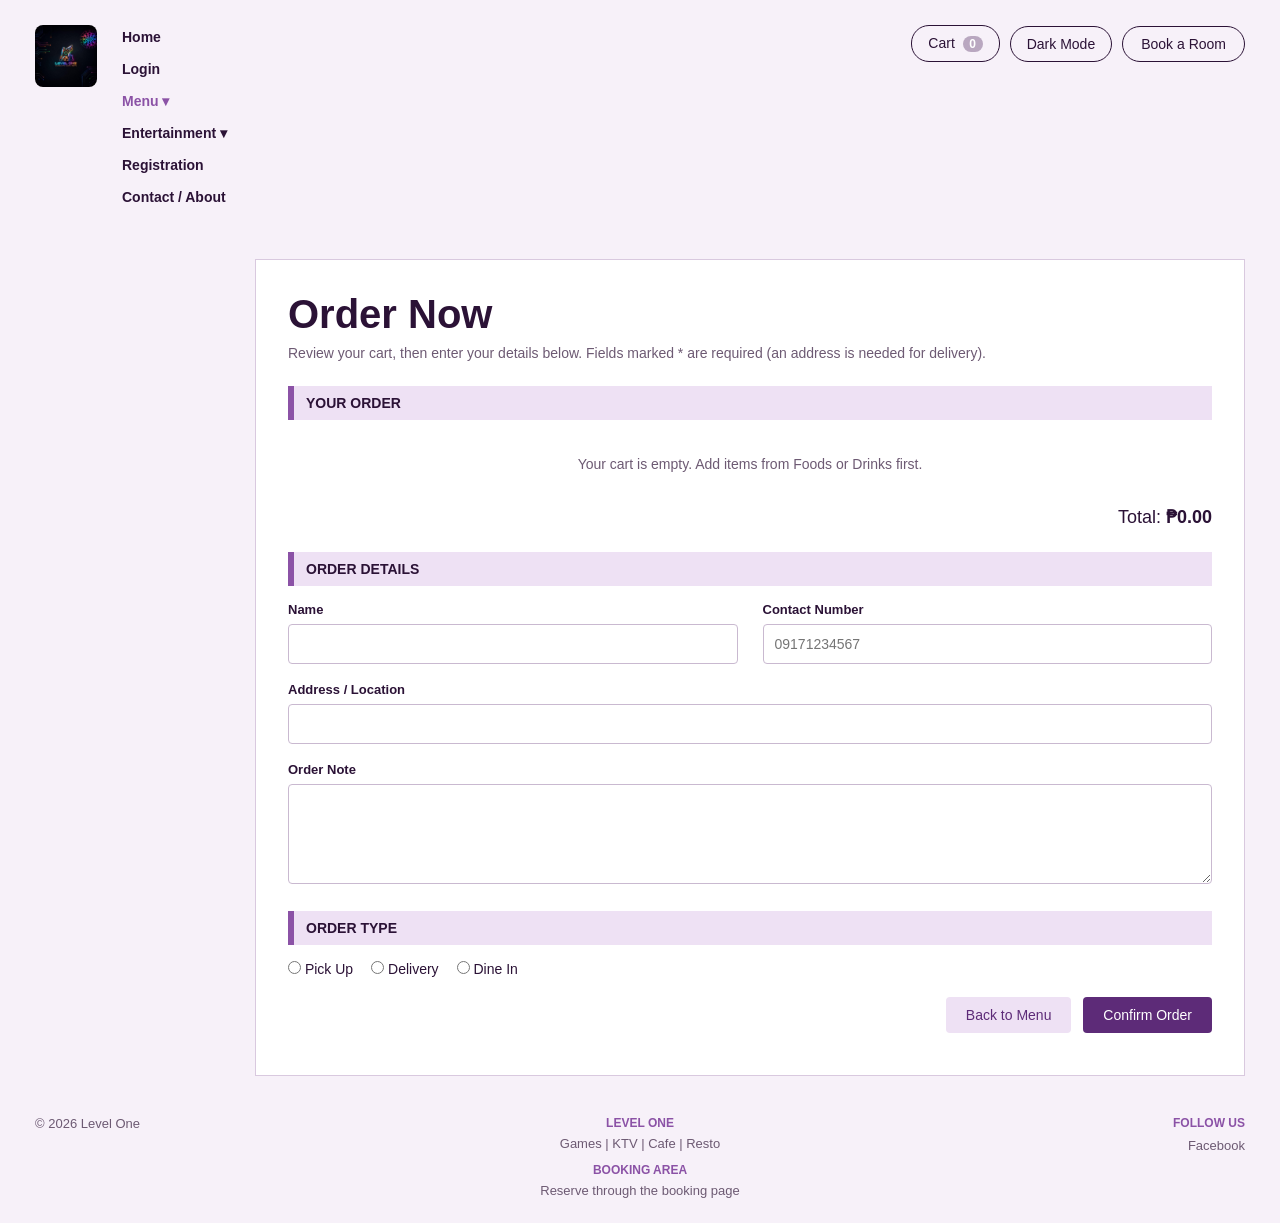
<file: order.html>
<!DOCTYPE html>
<html lang="en">
<head>
    <meta charset="UTF-8">
    <meta name="viewport" content="width=device-width, initial-scale=1.0">
    <title>Order Now - Level One</title>
    <link rel="stylesheet" href="style.css">
</head>
<body>
    <div class="page">

<header class="top">
    <div class="left-nav">
        <a href="index.html" class="logo" title="Home">
            <img src="logo.jpg" alt="Level One logo">
        </a>

        <nav class="main-nav" aria-label="Main navigation">
            <a href="index.html">Home</a>
            <a href="login.html">Login</a>

            <div class="dropdown">
                <button class="dropbtn active" type="button">Menu <span>▾</span></button>
                <div class="dropdown-content">
                    <a href="foods.html">Foods</a>
                    <a href="drinks.html">Drinks</a>
                </div>
            </div>

            <div class="dropdown">
                <button class="dropbtn" type="button">Entertainment <span>▾</span></button>
                <div class="dropdown-content">
                    <a href="entertainment.html">KTV &amp; Games</a>
                    <a href="booking.html">Booking Area</a>
                </div>
            </div>

            <a href="registration.html">Registration</a>
            <a href="about.html">Contact / About</a>
        </nav>
    </div>

    <div class="top-right">
        <button type="button" id="cartBtn" class="cart-btn">Cart <span id="cartCount" class="cart-count zero">0</span></button>
        <button type="button" id="themeBtn" class="theme-btn">Dark Mode</button>
        <a href="booking.html" class="signin">Book a Room</a>
    </div>
</header>

<main class="content">
    <h1>Order Now</h1>
    <p class="subtitle">Review your cart, then enter your details below. Fields marked * are required (an address is needed for delivery).</p>

    <form id="orderForm" action="index.html" method="get" class="order-form" novalidate data-validate="order">
        <div class="section-title">Your Order</div>

        <ul id="orderSummary" class="order-summary"></ul>
        <p class="cart-total">Total: <strong id="orderTotal">₱0.00</strong></p>

        <div class="section-title">Order Details</div>
        <div class="form-grid">
            <div class="field">
                <label for="customer-name">Name</label>
                <input id="customer-name" type="text" name="name" autocomplete="name">
            </div>

            <div class="field">
                <label for="phone">Contact Number</label>
                <input id="phone" type="tel" name="phone" inputmode="tel" autocomplete="tel" placeholder="09171234567">
            </div>

            <div class="field full">
                <label for="address">Address / Location</label>
                <input id="address" type="text" name="address" autocomplete="street-address">
            </div>

            <div class="field full">
                <label for="notes">Order Note</label>
                <textarea id="notes" name="notes"></textarea>
            </div>
        </div>

        <div class="section-title">Order Type</div>
        <div class="radio-row order-type">
            <label><input type="radio" name="order-type" value="pickup"> Pick Up</label>
            <label><input type="radio" name="order-type" value="delivery"> Delivery</label>
            <label><input type="radio" name="order-type" value="dine-in"> Dine In</label>
        </div>

        <div class="form-actions">
            <a href="foods.html" class="btn secondary-btn">Back to Menu</a>
            <button type="submit" class="btn">Confirm Order</button>
        </div>
        <p id="orderError" class="error" aria-live="polite"></p>
    </form>

    <div id="orderConfirmation" class="confirmation-box hidden"></div>
</main>

<footer class="bottom">
    <div class="bottom-left">
        <p class="copyright">© 2026 Level One</p>
    </div>

    <div class="bottom-middle">
        <h3>Level One</h3>
        <p>Games | KTV | Cafe | Resto</p>
        <h3 class="footer-heading">Booking Area</h3>
        <p><a href="booking.html">Reserve through the booking page</a></p>
    </div>

    <div class="bottom-right">
        <h3>Follow Us</h3>
        <div class="socials">
            <a href="https://www.facebook.com/profile.php?id=61591984691120" target="_blank" rel="noopener">Facebook</a>
        </div>
    </div>
</footer>

    </div>

    <div id="cartOverlay" class="cart-overlay"></div>

    <aside id="cartDrawer" class="cart-drawer" aria-label="Shopping cart">
        <div class="cart-header">
            <h2>Your Cart</h2>
            <button type="button" id="closeCartBtn" class="close-btn" aria-label="Close cart">&times;</button>
        </div>

        <ul id="cartItems" class="cart-items"></ul>

        <div class="cart-footer">
            <p class="cart-total">Total: <strong id="cartTotal">₱0.00</strong></p>
            <button type="button" id="checkoutBtn" class="btn">Checkout</button>
            <button type="button" id="clearCartBtn" class="btn secondary-btn">Clear Cart</button>
        </div>
    </aside>

    <script src="script.js"></script>
</body>
</html>
</file>
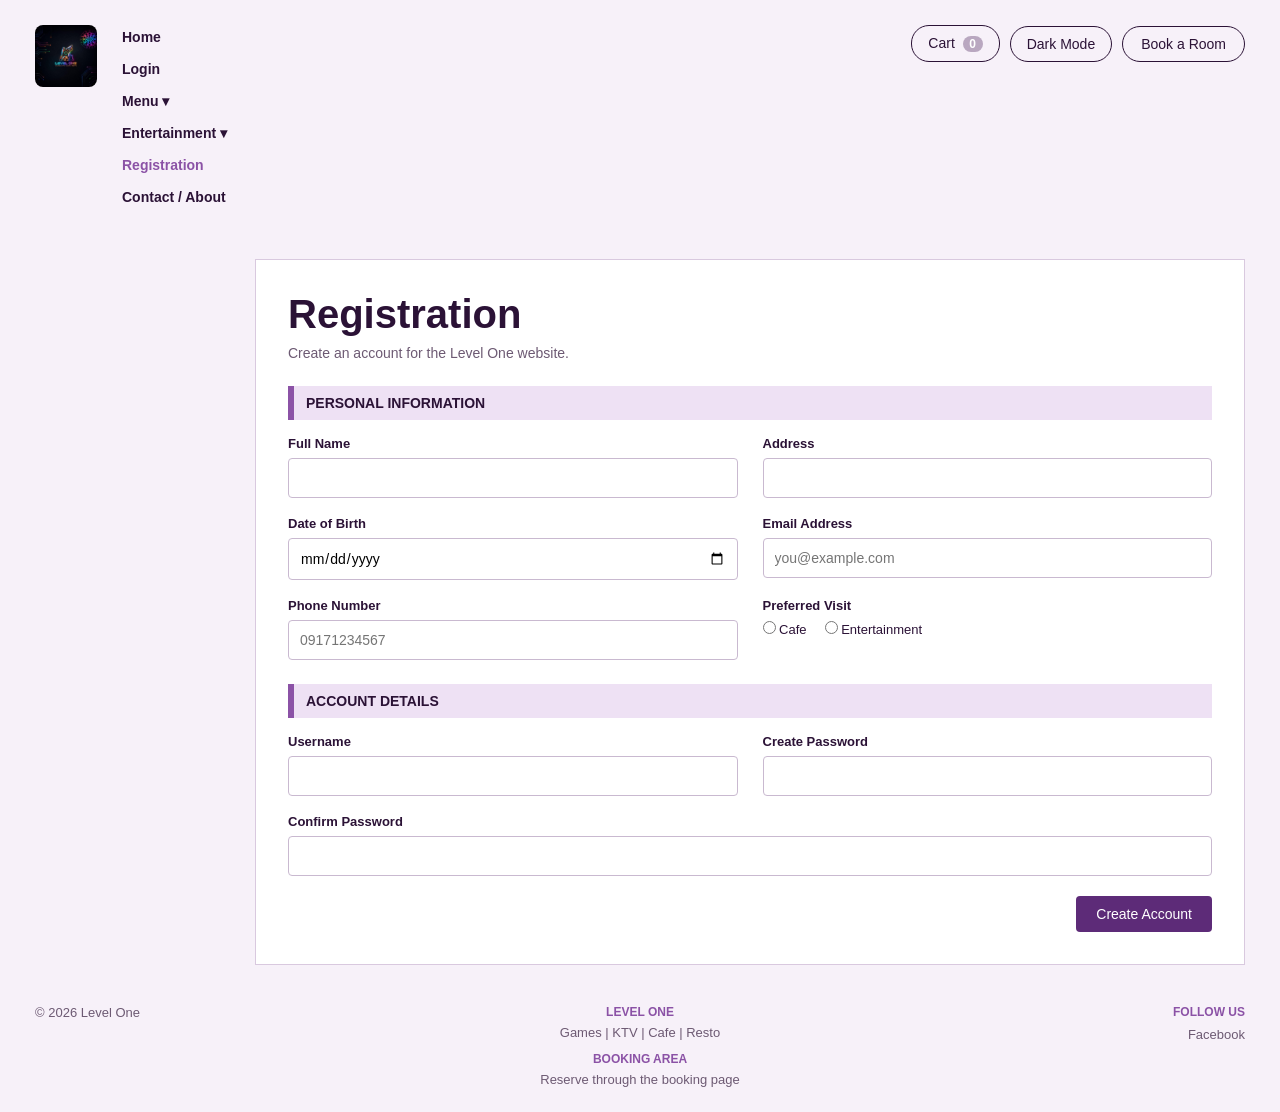
<file: registration.html>
<!DOCTYPE html>
<html lang="en">
<head>
    <meta charset="UTF-8">
    <meta name="viewport" content="width=device-width, initial-scale=1.0">
    <title>Registration - Level One</title>
    <link rel="stylesheet" href="style.css">
</head>
<body>
    <div class="page">

<header class="top">
    <div class="left-nav">
        <a href="index.html" class="logo" title="Home">
            <img src="logo.jpg" alt="Level One logo">
        </a>

        <nav class="main-nav" aria-label="Main navigation">
            <a href="index.html">Home</a>
            <a href="login.html">Login</a>

            <div class="dropdown">
                <button class="dropbtn" type="button">Menu <span>▾</span></button>
                <div class="dropdown-content">
                    <a href="foods.html">Foods</a>
                    <a href="drinks.html">Drinks</a>
                </div>
            </div>

            <div class="dropdown">
                <button class="dropbtn" type="button">Entertainment <span>▾</span></button>
                <div class="dropdown-content">
                    <a href="entertainment.html">KTV &amp; Games</a>
                    <a href="booking.html">Booking Area</a>
                </div>
            </div>

            <a href="registration.html" class="active">Registration</a>
            <a href="about.html">Contact / About</a>
        </nav>
    </div>

    <div class="top-right">
        <button type="button" id="cartBtn" class="cart-btn">Cart <span id="cartCount" class="cart-count zero">0</span></button>
        <button type="button" id="themeBtn" class="theme-btn">Dark Mode</button>
        <a href="booking.html" class="signin">Book a Room</a>
    </div>
</header>

<main class="content">
    <h1>Registration</h1>
    <p class="subtitle">Create an account for the Level One website.</p>

    <form action="index.html" method="get" novalidate data-validate="register">
        <div class="section-title">Personal Information</div>
        <div class="form-grid">
            <div class="field">
                <label for="fullname">Full Name</label>
                <input id="fullname" name="fullname" type="text" autocomplete="name">
            </div>

            <div class="field">
                <label for="address">Address</label>
                <input id="address" name="address" type="text" autocomplete="street-address">
            </div>

            <div class="field">
                <label for="birthdate">Date of Birth</label>
                <input id="birthdate" name="birthdate" type="date" autocomplete="bday">
            </div>

            <div class="field">
                <label for="reg-email">Email Address</label>
                <input id="reg-email" name="email" type="email" autocomplete="email" placeholder="you@example.com">
            </div>

            <div class="field">
                <label for="reg-phone">Phone Number</label>
                <input id="reg-phone" name="phone" type="tel" inputmode="tel" autocomplete="tel" placeholder="09171234567">
            </div>

            <div class="field">
                <label>Preferred Visit</label>
                <div class="radio-row">
                    <label><input type="radio" name="visit" value="cafe"> Cafe</label>
                    <label><input type="radio" name="visit" value="entertainment"> Entertainment</label>
                </div>
            </div>
        </div>

        <div class="section-title">Account Details</div>
        <div class="form-grid">
            <div class="field">
                <label for="username">Username</label>
                <input id="username" name="username" type="text" autocomplete="username">
            </div>

            <div class="field">
                <label for="password">Create Password</label>
                <input id="password" name="password" type="password" autocomplete="new-password">
            </div>

            <div class="field full">
                <label for="confirm">Confirm Password</label>
                <input id="confirm" name="confirm" type="password" autocomplete="new-password">
            </div>
        </div>

        <div class="form-actions">
            <button type="submit" class="btn">Create Account</button>
        </div>
    </form>
</main>

<footer class="bottom">
    <div class="bottom-left">
        <p class="copyright">© 2026 Level One</p>
    </div>

    <div class="bottom-middle">
        <h3>Level One</h3>
        <p>Games | KTV | Cafe | Resto</p>
        <h3 class="footer-heading">Booking Area</h3>
        <p><a href="booking.html">Reserve through the booking page</a></p>
    </div>

    <div class="bottom-right">
        <h3>Follow Us</h3>
        <div class="socials">
            <a href="https://www.facebook.com/profile.php?id=61591984691120" target="_blank" rel="noopener">Facebook</a>
        </div>
    </div>
</footer>

    </div>

    <div id="cartOverlay" class="cart-overlay"></div>

    <aside id="cartDrawer" class="cart-drawer" aria-label="Shopping cart">
        <div class="cart-header">
            <h2>Your Cart</h2>
            <button type="button" id="closeCartBtn" class="close-btn" aria-label="Close cart">&times;</button>
        </div>

        <ul id="cartItems" class="cart-items"></ul>

        <div class="cart-footer">
            <p class="cart-total">Total: <strong id="cartTotal">₱0.00</strong></p>
            <button type="button" id="checkoutBtn" class="btn">Checkout</button>
            <button type="button" id="clearCartBtn" class="btn secondary-btn">Clear Cart</button>
        </div>
    </aside>

    <script src="script.js"></script>
</body>
</html>
</file>
<file: style.css>
* {
    box-sizing: border-box;
    margin: 0;
    padding: 0;
}

body {
    min-height: 100vh;
    background: #f7f1f9;
    color: #2b1236;
    font: 14px Arial, Helvetica, sans-serif;
}

img {
    max-width: 100%;
}

.page {
    min-height: 100vh;
    display: grid;
    grid-template-columns: 185px 1fr;
    grid-template-rows: auto 1fr auto;
    gap: 25px 35px;
    padding: 25px 35px;
}

.top {
    grid-column: 1 / -1;
    display: flex;
    justify-content: space-between;
    align-items: flex-start;
    gap: 25px;
}

.left-nav {
    display: flex;
    gap: 25px;
}

.logo {
    width: 62px;
    height: 62px;
    overflow: hidden;
    border-radius: 8px;
    background: #fff;
}

.logo img {
    width: 100%;
    height: 100%;
    object-fit: cover;
}

.main-nav {
    display: flex;
    flex-direction: column;
    gap: 8px;
}

.main-nav a,
.dropbtn {
    padding: 4px 0;
    color: #2b1236;
    background: none;
    border: 0;
    font: 600 14px Arial;
    text-decoration: none;
    cursor: pointer;
}

.main-nav a:hover,
.main-nav a.active,
.dropbtn:hover,
.dropbtn.active {
    color: #8b52a6;
}

.dropdown {
    position: relative;
}

/*hover for menu feature*/
.dropdown-content {
    display: none;
    position: absolute;
    top: 0;
    left: 90px;
    z-index: 10;
    min-width: 150px;
    background: #fff;
    border: 1px solid #d9c9df;
}

.dropdown-content a {
    display: block;
    padding: 10px 12px;
    color: #2b1236;
}

.dropdown-content a:hover {
    background: #eee1f4;
    color: #5d2b78;
}

.dropdown:hover .dropdown-content,
.dropdown:focus-within .dropdown-content {
    display: block;
}

.signin {
    padding: 9px 18px;
    color: #2b1236;
    border: 1px solid #2b1236;
    border-radius: 18px;
    text-decoration: none;
}

.signin:hover {
    color: #fff;
    background: #2b1236;
}

.home-page {
    color: #fff;
    background: linear-gradient(#230a45ad, #230a45b8),
        url("backgroundpicture.jpg") center / cover fixed no-repeat;
}

.home-page .main-nav a,
.home-page .dropbtn,
.home-page .signin {
    color: #fff;
}

.home-page .main-nav a:hover,
.home-page .main-nav a.active,
.home-page .dropbtn:hover,
.home-page .dropbtn.active {
    color: #e8c9f5;
}

.home-page .signin {
    border-color: #fff;
}

.home-page .signin:hover {
    color: #2b1236;
    background: #fff;
}

.middle {
    grid-column: 1 / -1;
    min-height: 55vh;
    display: flex;
    justify-content: center;
    align-items: center;
    text-align: center;
}

.hero {
    max-width: 760px;
    padding: 40px 20px;
}

.eyebrow {
    margin-bottom: 15px;
    color: #e8c9f5;
    font-size: 13px;
    font-weight: bold;
    letter-spacing: 2px;
}

.hero h1 {
    margin-bottom: 18px;
    font-size: clamp(44px, 7vw, 82px);
    line-height: 1;
}

.hero-text {
    max-width: 600px;
    margin: 0 auto 25px;
    color: #f5eaf8;
    font-size: 18px;
    line-height: 1.6;
}

.hero-buttons {
    display: flex;
    justify-content: center;
    gap: 12px;
    flex-wrap: wrap;
}

.shortcut {
    display: inline-block;
    padding: 12px 20px;
    color: #2b1236;
    background: #c27ce5;
    border-radius: 4px;
    font-weight: bold;
    text-decoration: none;
}

.shortcut:hover {
    background: #fff;
}

.secondary-shortcut {
    color: #fff;
    background: transparent;
    border: 1px solid #fff;
}

.bottom {
    grid-column: 1 / -1;
    display: grid;
    grid-template-columns: 1fr 1fr 1fr;
    gap: 25px;
    padding-top: 15px;
}

.bottom-left {
    text-align: left;
}

.bottom-middle {
    text-align: center;
}

.bottom-right {
    text-align: right;
}

.bottom h3 {
    margin-bottom: 6px;
    color: #8b52a6;
    font-size: 12px;
    text-transform: uppercase;
}

.bottom p,
.bottom a,
.copyright {
    color: #6d5a73;
    font-size: 13px;
}

.home-page .bottom h3 {
    color: #e8c9f5;
}

.home-page .bottom p,
.home-page .bottom a,
.home-page .copyright {
    color: #f5eaf8;
}

.footer-heading {
    margin-top: 12px;
}

.bottom a {
    text-decoration: none;
}

.bottom a:hover {
    text-decoration: underline;
}

.socials {
    display: flex;
    justify-content: flex-end;
    gap: 12px;
    margin-top: 8px;
}

.content {
    grid-column: 2;
    width: min(1050px, 100%);
    margin: 25px auto 0;
    padding: 32px;
    background: #fff;
    border: 1px solid #d9c9df;
}

.narrow-content {
    max-width: 760px;
}

.content h1 {
    margin-bottom: 8px;
    font-size: 40px;
}

.subtitle {
    margin-bottom: 25px;
    color: #6d5a73;
}

.section-title {
    margin: 24px 0 16px;
    padding: 9px 12px;
    background: #eee1f4;
    border-left: 6px solid #8b52a6;
    font-size: 14px;
    font-weight: bold;
    text-transform: uppercase;
}

/*responsiveness of card on device*/
.cards {
    display: grid;
    grid-template-columns: repeat(3, 1fr);
    gap: 18px;
}

.card {
    padding: 16px;
    background: #fff;
    border: 1px solid #d9c9df;
}

.card h3 {
    margin-bottom: 8px;
}

.card p {
    margin-bottom: 14px;
    color: #6d5a73;
    font-size: 14px;
    line-height: 1.5;
}

.product-img {
    display: block;
    width: 100%;
    height: 210px;
    margin-bottom: 14px;
    object-fit: cover;
}

.small-btn {
    padding: 8px 15px;
    font-size: 13px;
}

.featured-menu {
    display: grid;
    grid-template-columns: 1.2fr 1fr;
    gap: 22px;
    align-items: center;
    margin-bottom: 24px;
    padding: 18px;
    background: #fff;
    border: 1px solid #d9c9df;
}

.menu-image-link {
    display: block;
}

.menu-image-link img {
    display: block;
    width: 100%;
    height: 330px;
    object-fit: cover;
}

.featured-menu-text h2 {
    margin-bottom: 10px;
}

.featured-menu-text p {
    margin-bottom: 16px;
    color: #6d5a73;
    line-height: 1.6;
}

.menu-preview {
    display: grid;
    grid-template-columns: 1fr 1fr;
    gap: 22px;
}

.menu-preview-card {
    padding: 18px;
    border: 1px solid #d9c9df;
}

.menu-preview-card h2 {
    margin-bottom: 15px;
}

.menu-preview-card img {
    display: block;
    width: 100%;
    height: 520px;
    margin-bottom: 18px;
    object-fit: contain;
    background: #f8f2fa;
}

.btn {
    display: inline-block;
    padding: 10px 20px;
    color: #fff;
    background: #5d2b78;
    border: 0;
    border-radius: 4px;
    font-size: 14px;
    text-decoration: none;
    cursor: pointer;
}

.btn:hover {
    background: #8b52a6;
}

.secondary-btn {
    margin-right: 8px;
    color: #5d2b78;
    background: #eee1f4;
}

.secondary-btn:hover {
    color: #fff;
}

/*responsiveness on device*/
.form-grid {
    display: grid;
    grid-template-columns: 1fr 1fr;
    gap: 18px 25px;
}

.field label,
.login-box > form > label {
    display: block;
    margin-bottom: 7px;
    font-size: 13px;
    font-weight: bold;
}

input,
select,
textarea {
    width: 100%;
    padding: 11px;
    background: #fff;
    border: 1px solid #c9b9d0;
    border-radius: 4px;
    font: inherit;
}

textarea {
    min-height: 100px;
    resize: vertical;
}

input:focus,
select:focus,
textarea:focus {
    outline: 2px solid #c27ce5;
    outline-offset: 1px;
}

.radio-row {
    display: flex;
    gap: 18px;
    flex-wrap: wrap;
    margin-top: 8px;
}

.radio-row label {
    font-weight: normal;
}

.radio-row input,
.remember input {
    width: auto;
}

.full {
    grid-column: 1 / -1;
}

.form-actions {
    margin-top: 20px;
    text-align: right;
}

.order-type {
    margin-bottom: 10px;
}

.login-box {
    width: min(430px, 100%);
    margin: 30px auto;
}

.login-box h1 {
    margin-bottom: 5px;
    font-size: 38px;
}

.create {
    margin-bottom: 25px;
    color: #6d5a73;
}

.create a,
.forgot,
.contact-details a,
.social-line a {
    color: #5d2b78;
}

.login-box input {
    margin-bottom: 14px;
    padding: 14px;
}

.remember {
    display: flex;
    align-items: center;
    gap: 8px;
    margin: 3px 0 18px;
    color: #6d5a73;
    font-size: 14px;
}

.login-btn {
    width: 100%;
    padding: 14px;
}

.forgot {
    display: block;
    margin-top: 15px;
    font-size: 14px;
    text-decoration: none;
}

.story-text,
.contact-details {
    color: #6d5a73;
    line-height: 1.7;
}

table {
    width: 100%;
    margin-top: 10px;
    border-collapse: collapse;
}

th,
td {
    padding: 12px;
    border: 1px solid #d9c9df;
    text-align: left;
}

th {
    background: #eee1f4;
}

.highlight {
    color: #5d2b78;
    font-weight: bold;
}

.social-line {
    margin-top: 14px;
}

.grocery-box {
    display: grid;
    grid-template-columns: 1fr 1fr;
    gap: 22px;
    align-items: center;
    padding: 18px;
    border: 1px solid #d9c9df;
}

.grocery-box img {
    width: 100%;
    height: 270px;
    object-fit: cover;
}

.grocery-box h2 {
    margin-bottom: 10px;
}

.grocery-box p + p {
    margin-top: 12px;
}

.entertainment-hero {
    display: grid;
    grid-template-columns: 1.2fr 1fr;
    gap: 22px;
    align-items: center;
}

.entertainment-hero img {
    width: 100%;
    height: 320px;
    object-fit: cover;
}

.top-gap {
    margin-top: 18px;
}

.booking-box {
    padding: 24px;
    background: #eee1f4;
    border: 1px solid #d9c9df;
}

.booking-box h2 {
    margin-bottom: 10px;
}

.booking-box p {
    margin-bottom: 18px;
    color: #6d5a73;
    line-height: 1.6;
}

.confirmation-box {
    padding: 35px;
    text-align: center;
}

.confirmation-icon {
    width: 55px;
    height: 55px;
    display: flex;
    align-items: center;
    justify-content: center;
    margin: 0 auto 15px;
    color: #fff;
    background: #5d2b78;
    border-radius: 50%;
    font-size: 30px;
}

/*for the header buttons*/
.top-right {
    display: flex;
    align-items: center;
    gap: 10px;
    flex-wrap: wrap;
}

.cart-btn,
.theme-btn {
    padding: 9px 16px;
    color: #2b1236;
    background: none;
    border: 1px solid #2b1236;
    border-radius: 18px;
    font: 14px Arial, Helvetica, sans-serif;
    cursor: pointer;
    transition: background 0.2s, color 0.2s;
}

.cart-btn:hover,
.theme-btn:hover {
    color: #fff;
    background: #2b1236;
}

.home-page .cart-btn,
.home-page .theme-btn {
    color: #fff;
    border-color: #fff;
}

.home-page .cart-btn:hover,
.home-page .theme-btn:hover {
    color: #2b1236;
    background: #fff;
}

.cart-count {
    display: inline-block;
    min-width: 20px;
    margin-left: 4px;
    padding: 1px 6px;
    color: #fff;
    background: #8b52a6;
    border-radius: 10px;
    font-size: 12px;
    font-weight: bold;
    text-align: center;
}

.cart-count.zero {
    background: #b9a7c0;
}

.cart-count.bump {
    animation: bump 0.3s ease;
}

.price {
    color: #5d2b78;
    font-size: 18px;
    font-weight: bold;
}

.card .price {
    color: #5d2b78;
    font-size: 18px;
}

.drink-type {
    margin-bottom: 12px;
    padding: 8px;
}

.add-btn {
    transition: background 0.2s, transform 0.2s;
}

.add-btn:active {
    transform: scale(0.95);
}

.add-btn.added {
    background: #2e8b57;
    animation: pop 0.4s ease;
}

/*card hover animation*/
.product-card {
    transition: box-shadow 0.25s, translate 0.25s;
}

.product-card:hover {
    translate: 0 -6px;
    box-shadow: 0 10px 22px rgba(93, 43, 120, 0.25);
}

.product-img {
    transition: filter 0.25s;
}

.product-card:hover .product-img {
    filter: brightness(1.08);
}

.cart-overlay {
    position: fixed;
    inset: 0;
    z-index: 40;
    background: rgba(0, 0, 0, 0.5);
    opacity: 0;
    visibility: hidden;
    transition: opacity 0.3s, visibility 0.3s;
}

.cart-overlay.show {
    opacity: 1;
    visibility: visible;
}

.cart-drawer {
    position: fixed;
    top: 0;
    right: 0;
    z-index: 50;
    width: min(400px, 100%);
    height: 100%;
    display: flex;
    flex-direction: column;
    background: #fff;
    color: #2b1236;
    border-left: 1px solid #d9c9df;
    transform: translateX(100%);
    visibility: hidden;
    transition: transform 0.35s ease, visibility 0.35s;
}

.cart-drawer.open {
    transform: translateX(0);
    visibility: visible;
}

.cart-header {
    display: flex;
    justify-content: space-between;
    align-items: center;
    padding: 18px 20px;
    border-bottom: 1px solid #d9c9df;
}

.close-btn {
    color: inherit;
    background: none;
    border: 0;
    font-size: 30px;
    line-height: 1;
    cursor: pointer;
}

.cart-items {
    flex: 1;
    overflow-y: auto;
    padding: 10px 20px;
    list-style: none;
}

.cart-item {
    display: grid;
    grid-template-columns: 52px 1fr auto auto auto;
    gap: 6px 8px;
    align-items: center;
    padding: 12px 0;
    border-bottom: 1px solid #eee1f4;
}

.cart-img {
    width: 52px;
    height: 52px;
    border-radius: 4px;
    object-fit: cover;
}

.cart-info strong,
.cart-info .meta {
    display: block;
}

.cart-info .meta {
    margin-top: 3px;
    color: #6d5a73;
    font-size: 12px;
}

.qty-btn {
    width: 26px;
    height: 26px;
    color: #5d2b78;
    background: #eee1f4;
    border: 0;
    border-radius: 4px;
    font-size: 16px;
    cursor: pointer;
}

.qty-btn:hover {
    color: #fff;
    background: #8b52a6;
}

.qty {
    min-width: 18px;
    text-align: center;
    font-weight: bold;
}

.line-total {
    grid-column: 2 / 5;
    font-weight: bold;
}

.remove-btn,
.delete-btn {
    color: #b3261e;
    background: none;
    border: 0;
    font-size: 13px;
    text-decoration: underline;
    cursor: pointer;
}

.remove-btn {
    justify-self: end;
}

.empty {
    padding: 20px 0;
    color: #6d5a73;
    text-align: center;
}

.cart-footer {
    padding: 18px 20px;
    border-top: 1px solid #d9c9df;
}

.cart-total {
    margin-bottom: 12px;
    font-size: 18px;
}

.cart-footer .btn {
    margin-right: 6px;
}

.order-summary {
    list-style: none;
}

.summary-item {
    display: flex;
    justify-content: space-between;
    padding: 10px 0;
    border-bottom: 1px solid #eee1f4;
}

.order-form .cart-total {
    margin-top: 14px;
    text-align: right;
}

.error {
    margin-top: 10px;
    color: #b3261e;
    font-weight: bold;
}

.hidden {
    display: none;
}

.confirmation-box h2 {
    margin-bottom: 10px;
}

.confirmation-box p {
    margin-bottom: 20px;
    color: #6d5a73;
}

@keyframes fadeUp {
    from {
        opacity: 0;
        transform: translateY(30px);
    }

    to {
        opacity: 1;
        transform: none;
    }
}

@keyframes fadeIn {
    from {
        opacity: 0;
    }

    to {
        opacity: 1;
    }
}

@keyframes pop {
    0% {
        transform: scale(1);
    }

    50% {
        transform: scale(1.12);
    }

    100% {
        transform: scale(1);
    }
}

@keyframes bump {
    0% {
        transform: scale(1);
    }

    50% {
        transform: scale(1.5);
    }

    100% {
        transform: scale(1);
    }
}

.hero {
    animation: fadeUp 0.9s ease;
}

.content {
    animation: fadeIn 0.6s ease;
}

.reveal {
    opacity: 0;
}

.reveal.show {
    animation: fadeUp 0.6s ease both;
}

.dropdown:hover .dropdown-content,
.dropdown:focus-within .dropdown-content {
    animation: fadeIn 0.25s ease;
}

.shortcut,
.btn {
    transition: background 0.2s, color 0.2s, transform 0.2s;
}

.shortcut:hover,
.btn:hover {
    transform: translateY(-2px);
}

body,
.content,
.card,
.featured-menu,
.menu-preview-card,
.dropdown-content,
.cart-drawer,
input,
select,
textarea {
    transition: background 0.3s, color 0.3s, border-color 0.3s;
}

body.dark {
    background: #17101c;
    color: #f1e6f5;
}

body.home-page.dark {
    background: linear-gradient(#0a0414e0, #0a0414eb),
        url("backgroundpicture.jpg") center / cover fixed no-repeat;
}

body.dark .main-nav a,
body.dark .dropbtn,
body.dark .signin,
body.dark .cart-btn,
body.dark .theme-btn {
    color: #f1e6f5;
}

body.dark .signin,
body.dark .cart-btn,
body.dark .theme-btn {
    border-color: #f1e6f5;
}

body.dark .main-nav a:hover,
body.dark .main-nav a.active,
body.dark .dropbtn:hover,
body.dark .dropbtn.active {
    color: #d9a8ee;
}

body.dark .signin:hover,
body.dark .cart-btn:hover,
body.dark .theme-btn:hover {
    color: #17101c;
    background: #f1e6f5;
}

body.dark .content,
body.dark .card,
body.dark .featured-menu,
body.dark .menu-preview-card,
body.dark .grocery-box,
body.dark .dropdown-content,
body.dark .cart-drawer {
    background: #241a2b;
    color: #f1e6f5;
    border-color: #4a3856;
}

body.dark .menu-preview-card img {
    background: #1b1321;
}

body.dark .dropdown-content a {
    color: #f1e6f5;
}

body.dark .dropdown-content a:hover {
    background: #3a2a46;
    color: #fff;
}

body.dark .subtitle,
body.dark .card p,
body.dark .featured-menu-text p,
body.dark .story-text,
body.dark .contact-details,
body.dark .create,
body.dark .remember,
body.dark .booking-box p,
body.dark .cart-info .meta,
body.dark .empty,
body.dark .confirmation-box p,
body.dark .bottom p,
body.dark .bottom a,
body.dark .copyright {
    color: #c9b8d1;
}

body.dark .bottom h3 {
    color: #d9a8ee;
}

body.dark .section-title,
body.dark th,
body.dark .booking-box {
    background: #35263f;
    color: #f1e6f5;
}

body.dark .booking-box,
body.dark th,
body.dark td {
    border-color: #4a3856;
}

body.dark input,
body.dark select,
body.dark textarea {
    background: #17101c;
    color: #f1e6f5;
    border-color: #5b4768;
}

body.dark .highlight,
body.dark .price,
body.dark .card .price,
body.dark .create a,
body.dark .forgot,
body.dark .contact-details a,
body.dark .social-line a {
    color: #d9a8ee;
}

body.dark .btn {
    color: #fff;
    background: #7d44a0;
}

body.dark .btn:hover {
    background: #9a5cc0;
}

body.dark .secondary-btn {
    color: #f1e6f5;
    background: #3a2a46;
}

body.dark .add-btn.added {
    background: #2e8b57;
}

body.dark .cart-header,
body.dark .cart-footer,
body.dark .cart-item,
body.dark .summary-item {
    border-color: #4a3856;
}

body.dark .qty-btn {
    color: #f1e6f5;
    background: #3a2a46;
}

body.dark .remove-btn,
body.dark .delete-btn,
body.dark .error {
    color: #ff8a80;
}

body.dark .product-card:hover {
    box-shadow: 0 10px 22px rgba(0, 0, 0, 0.6);
}

@media (prefers-reduced-motion: reduce) {
    * {
        animation: none !important;
        transition: none !important;
    }

    .reveal {
        opacity: 1;
    }
}

/*error checker colors*/
.req {
    color: #b3261e;
    font-weight: bold;
}

.field-error {
    margin-top: 6px;
    color: #b3261e;
    font-size: 13px;
    font-weight: bold;
    line-height: 1.4;
}

.login-box .field-error {
    margin: -8px 0 12px;
}

input.invalid,
select.invalid,
textarea.invalid {
    background: #fff6f5;
    border-color: #b3261e;
}

input.invalid:focus,
textarea.invalid:focus {
    outline-color: #b3261e;
}

.radio-row.invalid {
    padding: 6px 10px;
    border: 1px solid #b3261e;
    border-radius: 4px;
}

.form-summary {
    margin: 16px 0 10px;
    padding: 10px 14px;
    color: #8a1c14;
    background: #fdecea;
    border-left: 5px solid #b3261e;
    font-weight: bold;
}

.form-actions .form-summary {
    text-align: left;
}

.btn:disabled {
    opacity: 0.45;
    cursor: not-allowed;
    transform: none;
}

.btn:disabled:hover {
    background: #5d2b78;
    transform: none;
}

.secondary-btn:disabled:hover {
    background: #eee1f4;
    color: #5d2b78;
}

body.dark input.invalid,
body.dark select.invalid,
body.dark textarea.invalid {
    background: #2a1517;
    border-color: #ff8a80;
}

body.dark .field-error,
body.dark .req {
    color: #ff8a80;
}

body.dark .radio-row.invalid {
    border-color: #ff8a80;
}

body.dark .form-summary {
    color: #ffd7d3;
    background: #3a1a1c;
    border-left-color: #ff8a80;
}

body.dark .btn:disabled:hover {
    background: #7d44a0;
}

body.dark .secondary-btn:disabled:hover {
    background: #3a2a46;
    color: #f1e6f5;
}

/*iframe google*/
.map-wrap {
    position: relative;
    width: 100%;
    height: clamp(300px, 52vw, 520px);
    overflow: hidden;
    background: #eee1f4;
    border: 1px solid #d9c9df;
    border-radius: 6px;
}

.map-wrap iframe {
    position: absolute;
    inset: 0;
    width: 100%;
    height: 100%;
    border: 0;
}

body.dark .map-wrap {
    background: #35263f;
    border-color: #4a3856;
}

/*tap responsive dropdown for pc and tab*/
.dropdown.open .dropdown-content {
    display: block;
}

/*responsive things*/
table {
    display: block;
    overflow-x: auto;
}

/*all of responsive settings*/
@media (min-width: 1400px) {
    .content {
        width: min(1200px, 100%);
    }
}

/*tablet things*/
@media (max-width: 1024px) {
    .page {
        grid-template-columns: 1fr;
        gap: 20px;
        padding: 20px 24px;
    }

    .content {
        grid-column: 1;
        margin-top: 5px;
        padding: 26px;
    }

    .top {
        flex-wrap: wrap;
        align-items: center;
    }

    .left-nav {
        flex-wrap: wrap;
        align-items: center;
        gap: 16px;
    }

    .main-nav {
        flex-direction: row;
        flex-wrap: wrap;
        gap: 6px 22px;
    }

    .dropdown-content {
        top: 100%;
        left: 0;
    }

    .cards {
        grid-template-columns: repeat(2, 1fr);
    }

    .content h1 {
        font-size: clamp(30px, 5vw, 40px);
    }

    .menu-preview-card img {
        height: 420px;
    }
}

/*mini tablet shi*/
@media (max-width: 850px) {
    .featured-menu,
    .grocery-box,
    .entertainment-hero,
    .menu-preview {
        grid-template-columns: 1fr;
    }

    .menu-image-link img {
        height: 260px;
    }

    .menu-preview-card img {
        height: auto;
        max-height: 520px;
    }
}

/*for phone things*/
@media (max-width: 560px) {
    .page {
        gap: 16px;
        padding: 14px;
    }

    .top,
    .left-nav {
        flex-direction: column;
        align-items: flex-start;
    }

    .left-nav,
    .main-nav,
    .top-right {
        width: 100%;
    }

    .main-nav {
        gap: 4px 18px;
    }

    .top-right {
        gap: 8px;
    }

    .cart-btn,
    .theme-btn,
    .signin {
        padding: 9px 14px;
    }

    .content {
        padding: 18px;
    }

    .content h1 {
        font-size: 28px;
    }

    .hero {
        padding: 24px 6px;
    }

    .hero-text {
        font-size: 16px;
    }

    .cards,
    .form-grid {
        grid-template-columns: 1fr;
    }

    .full {
        grid-column: auto;
    }

    .product-img {
        height: 190px;
    }

    .entertainment-hero img,
    .grocery-box img {
        height: 210px;
    }

    input,
    select,
    textarea {
        min-height: 44px;
        font-size: 16px;
    }

    .radio-row input,
    .remember input {
        min-height: 0;
    }

    .form-actions .btn {
        display: block;
        width: 100%;
        margin: 0 0 10px;
        text-align: center;
    }

    .form-actions {
        text-align: left;
    }

    .booking-box {
        padding: 18px;
    }

    .map-wrap {
        height: 320px;
    }

    th,
    td {
        padding: 8px;
        font-size: 13px;
    }

    .bottom {
        grid-template-columns: 1fr;
        text-align: center;
    }

    .bottom-left,
    .bottom-middle,
    .bottom-right {
        text-align: center;
    }

    .socials {
        justify-content: center;
    }

    .cart-footer .btn {
        margin-bottom: 6px;
    }
}
</file>
